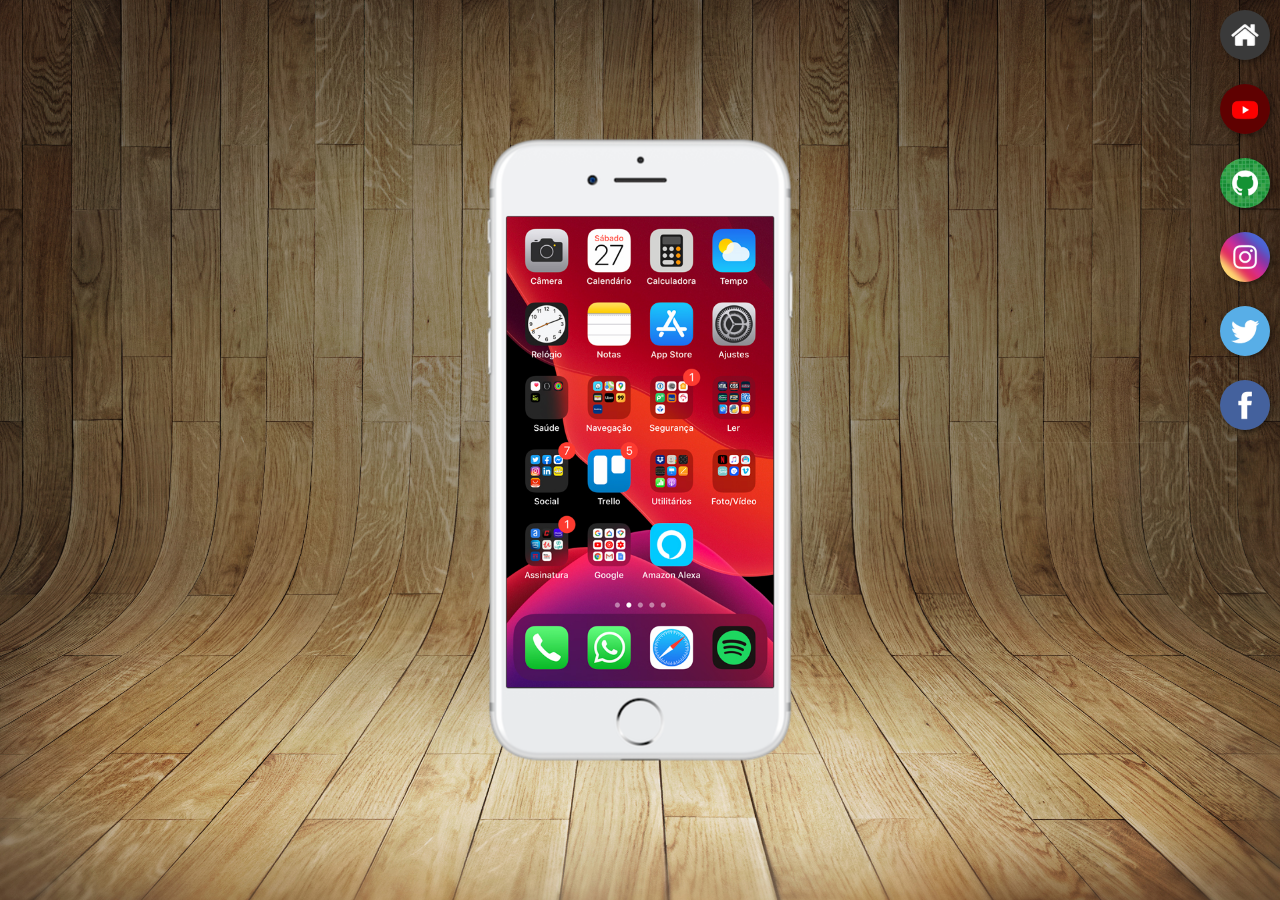
<file: index.html>
<!DOCTYPE html>
<html lang="pt-br">
<head>
    <meta charset="UTF-8">
    <meta name="viewport" content="width=device-width, initial-scale=1.0">
    <title>Projeto Redes Sociais</title>
    <link rel="shortcut icon" href="favicon.ico" type="image/x-icon">
    <link rel="stylesheet" href="estilos/style.css">
</head>
<body>
    <main>
        <section id="telefone">
            <iframe src="home.html" frameborder="0" name="tela" id="tela">
                Seu navegador não é compatível com isso.
            </iframe>
        </section>
        <section id="redes-sociais">
            <a href="home.html" target="tela"><img src="imagens/logo-home.jpg" alt="home"></a><br>
            <a href="youtube.html" target="tela"><img src="imagens/logo-youtube.jpg" alt="YouTube"></a><br>
            <a href="github.html" target="tela"><img src="imagens/logo-github.jpg" alt="GitHub"></a><br>
            <a href="instagram.html" target="tela"><img src="imagens/logo-instagram.jpg" alt="Instagram"></a><br>
            <a href="twitter.html" target="tela"><img src="imagens/logo-twitter.jpg" alt="Twitter"></a><br>
            <a href="facebook.html" target="tela"><img src="imagens/logo-facebook.jpg" alt="Facebook"></a><br>
        </section>
    </main>
</body>
</html>
</file>
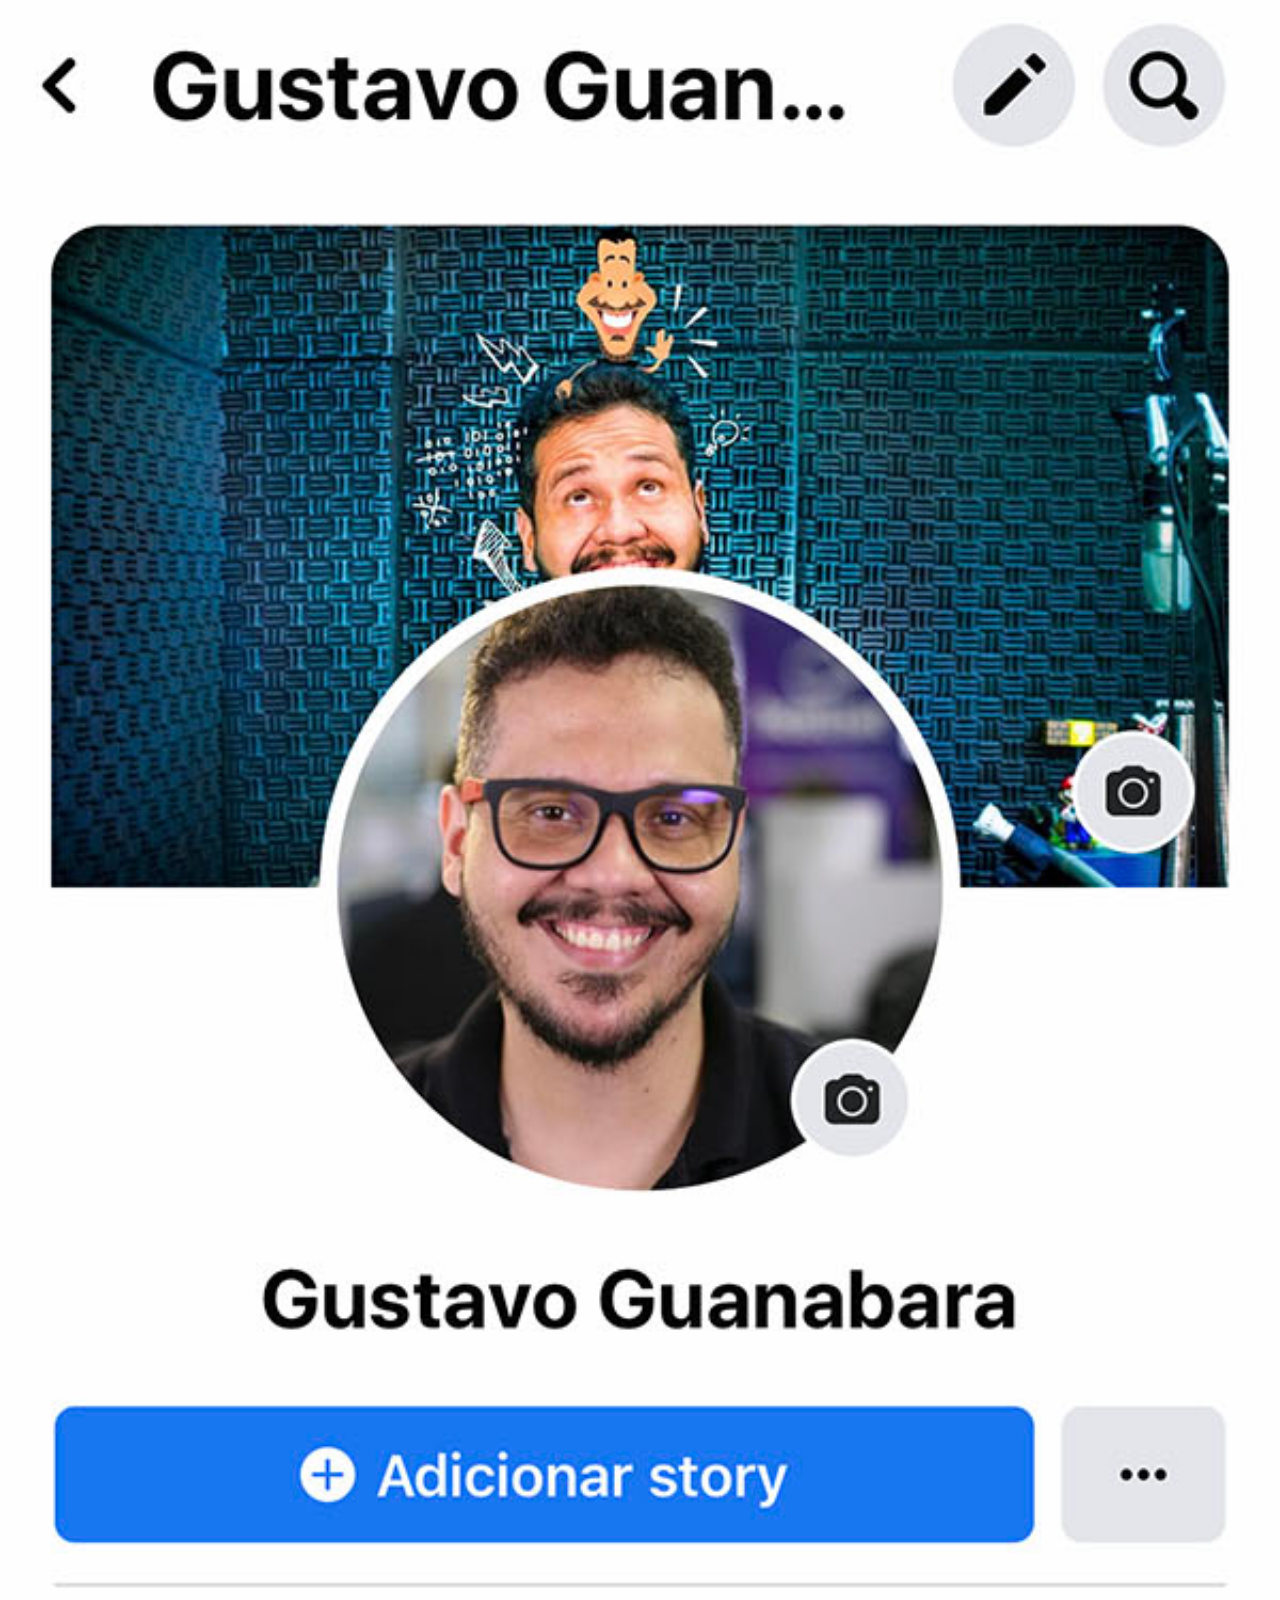
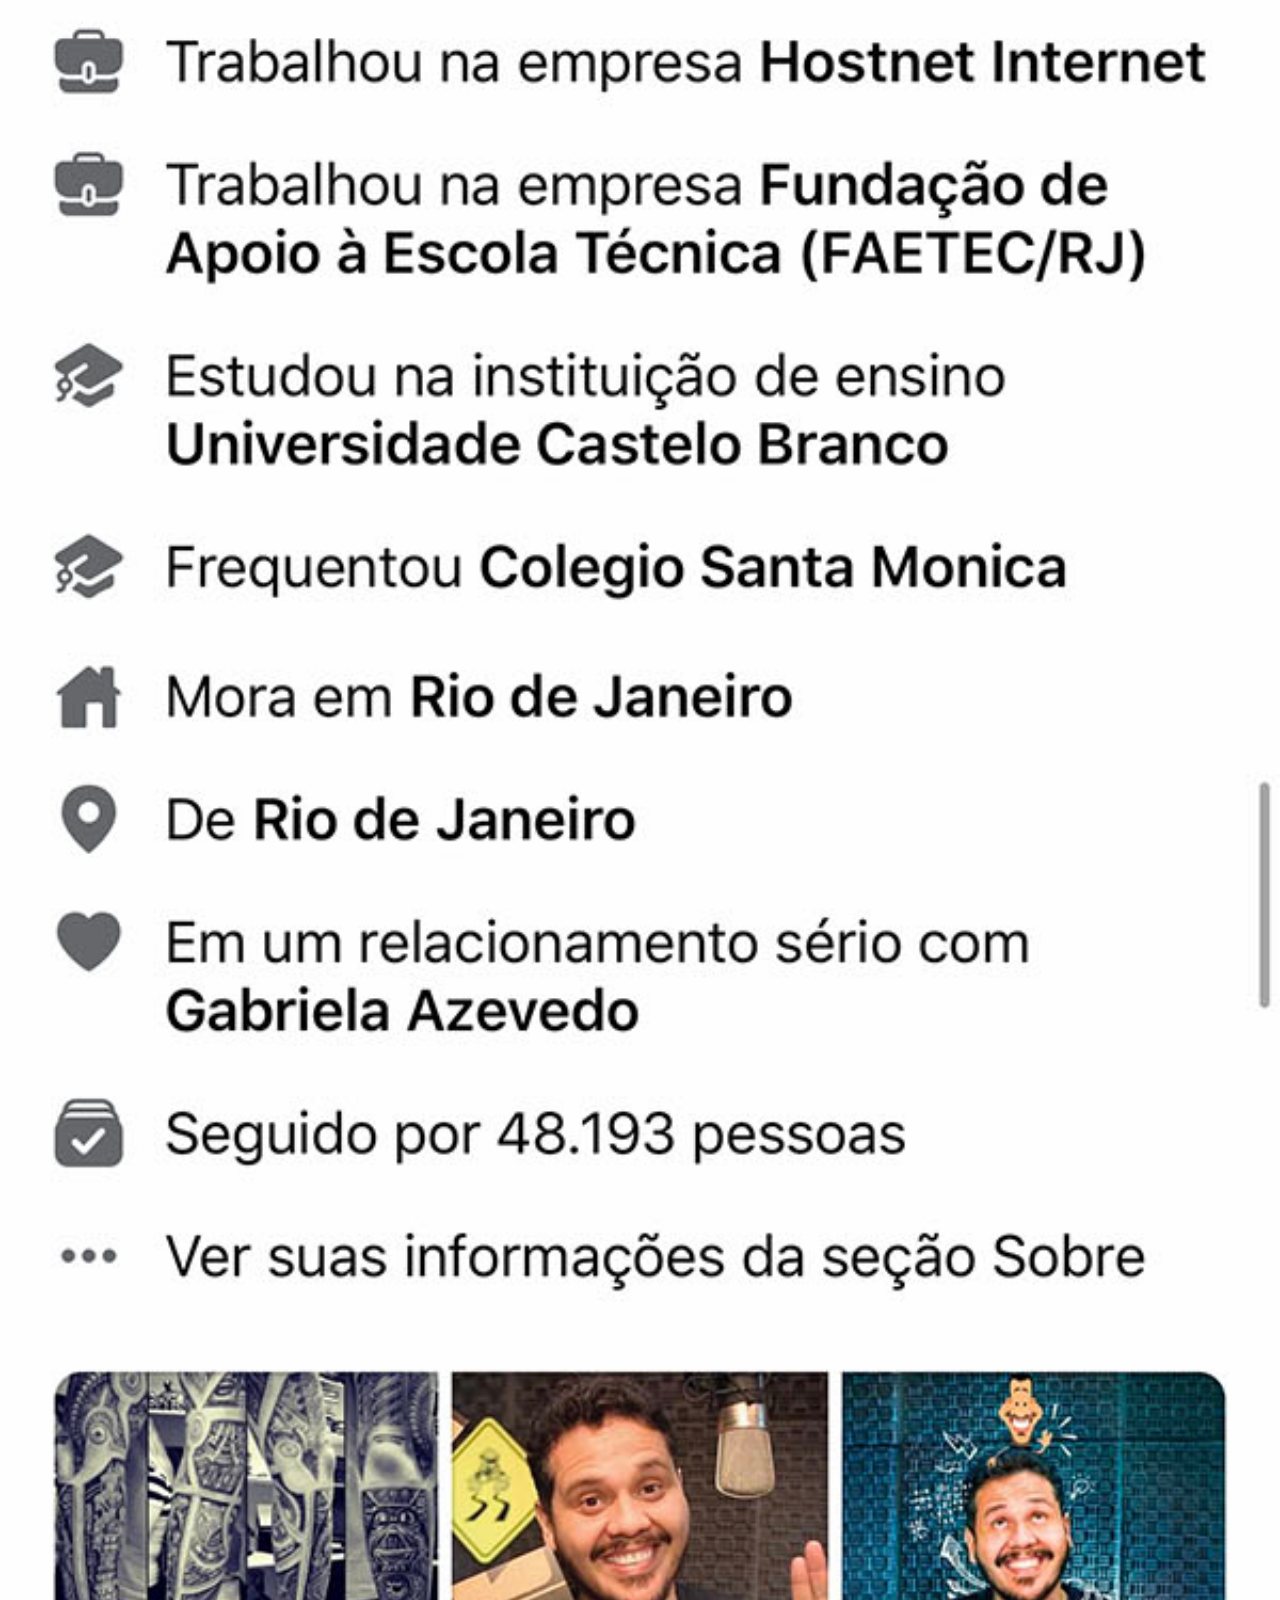
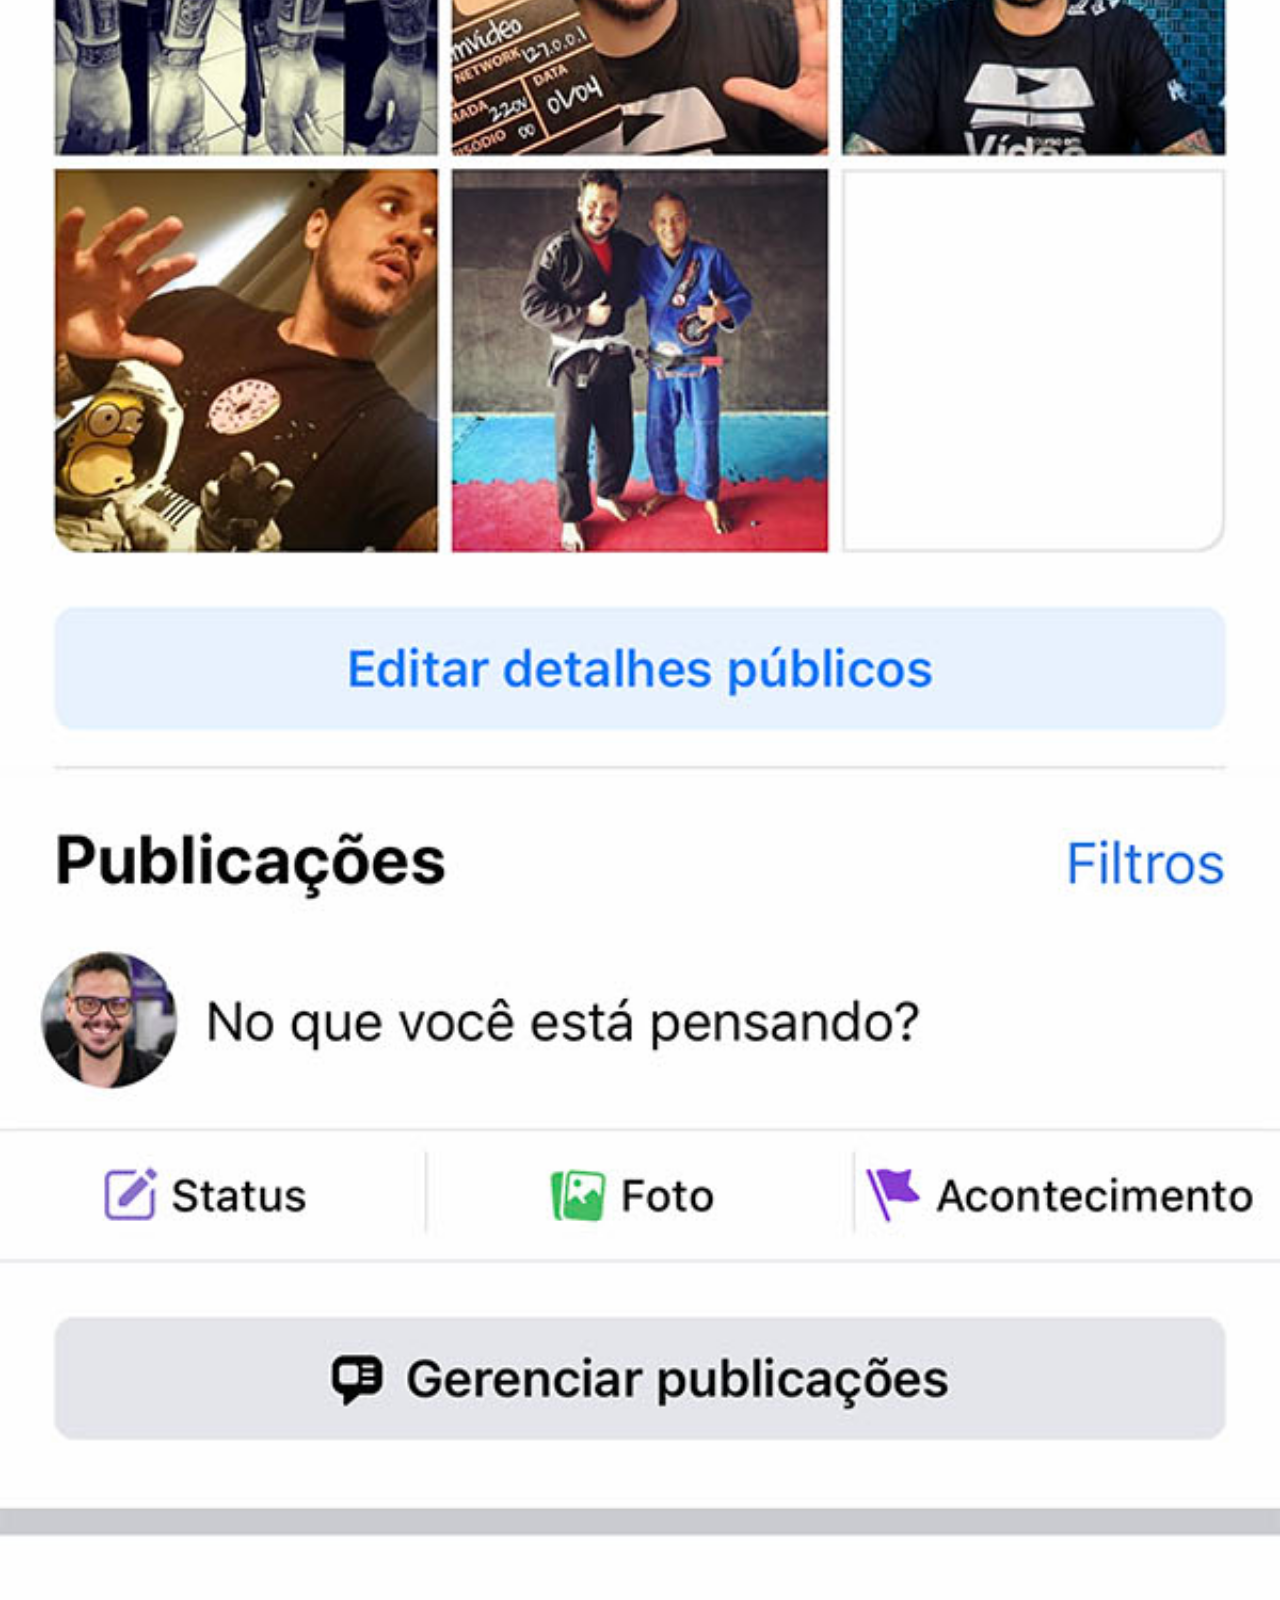
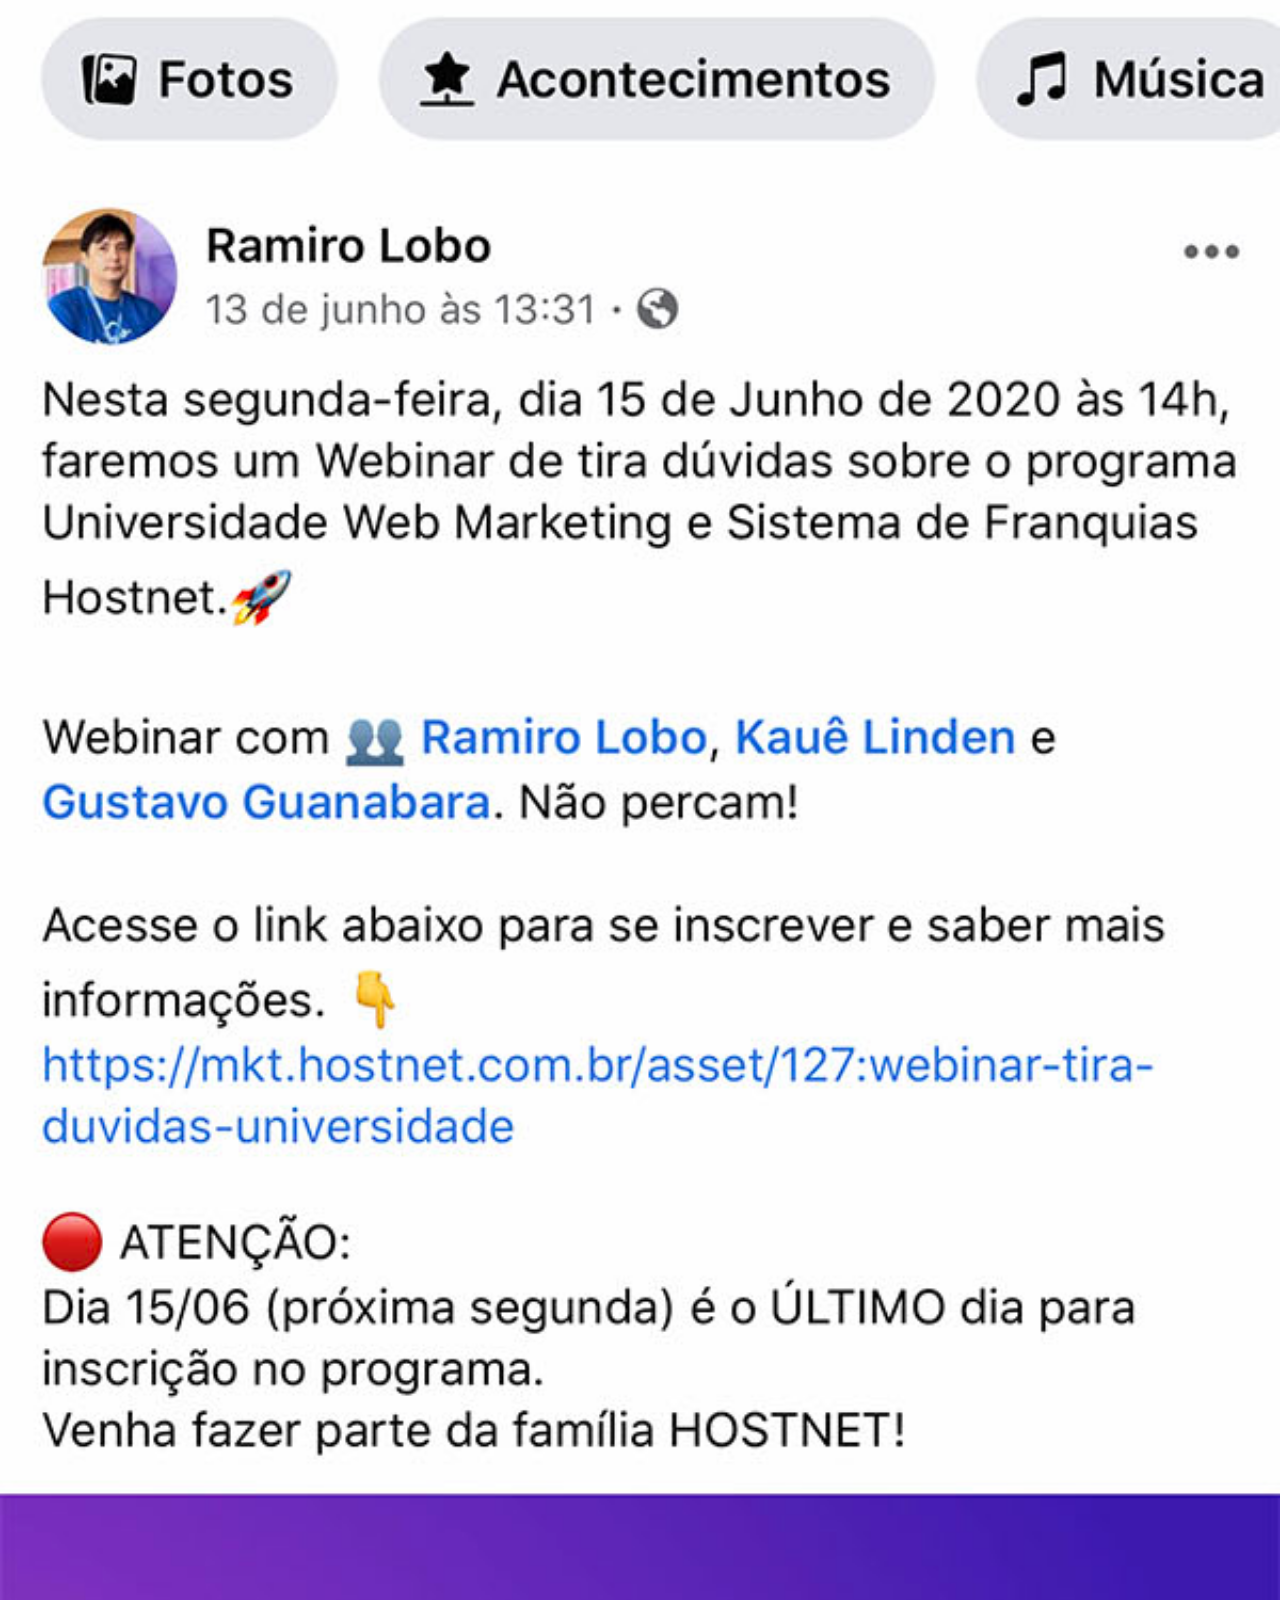
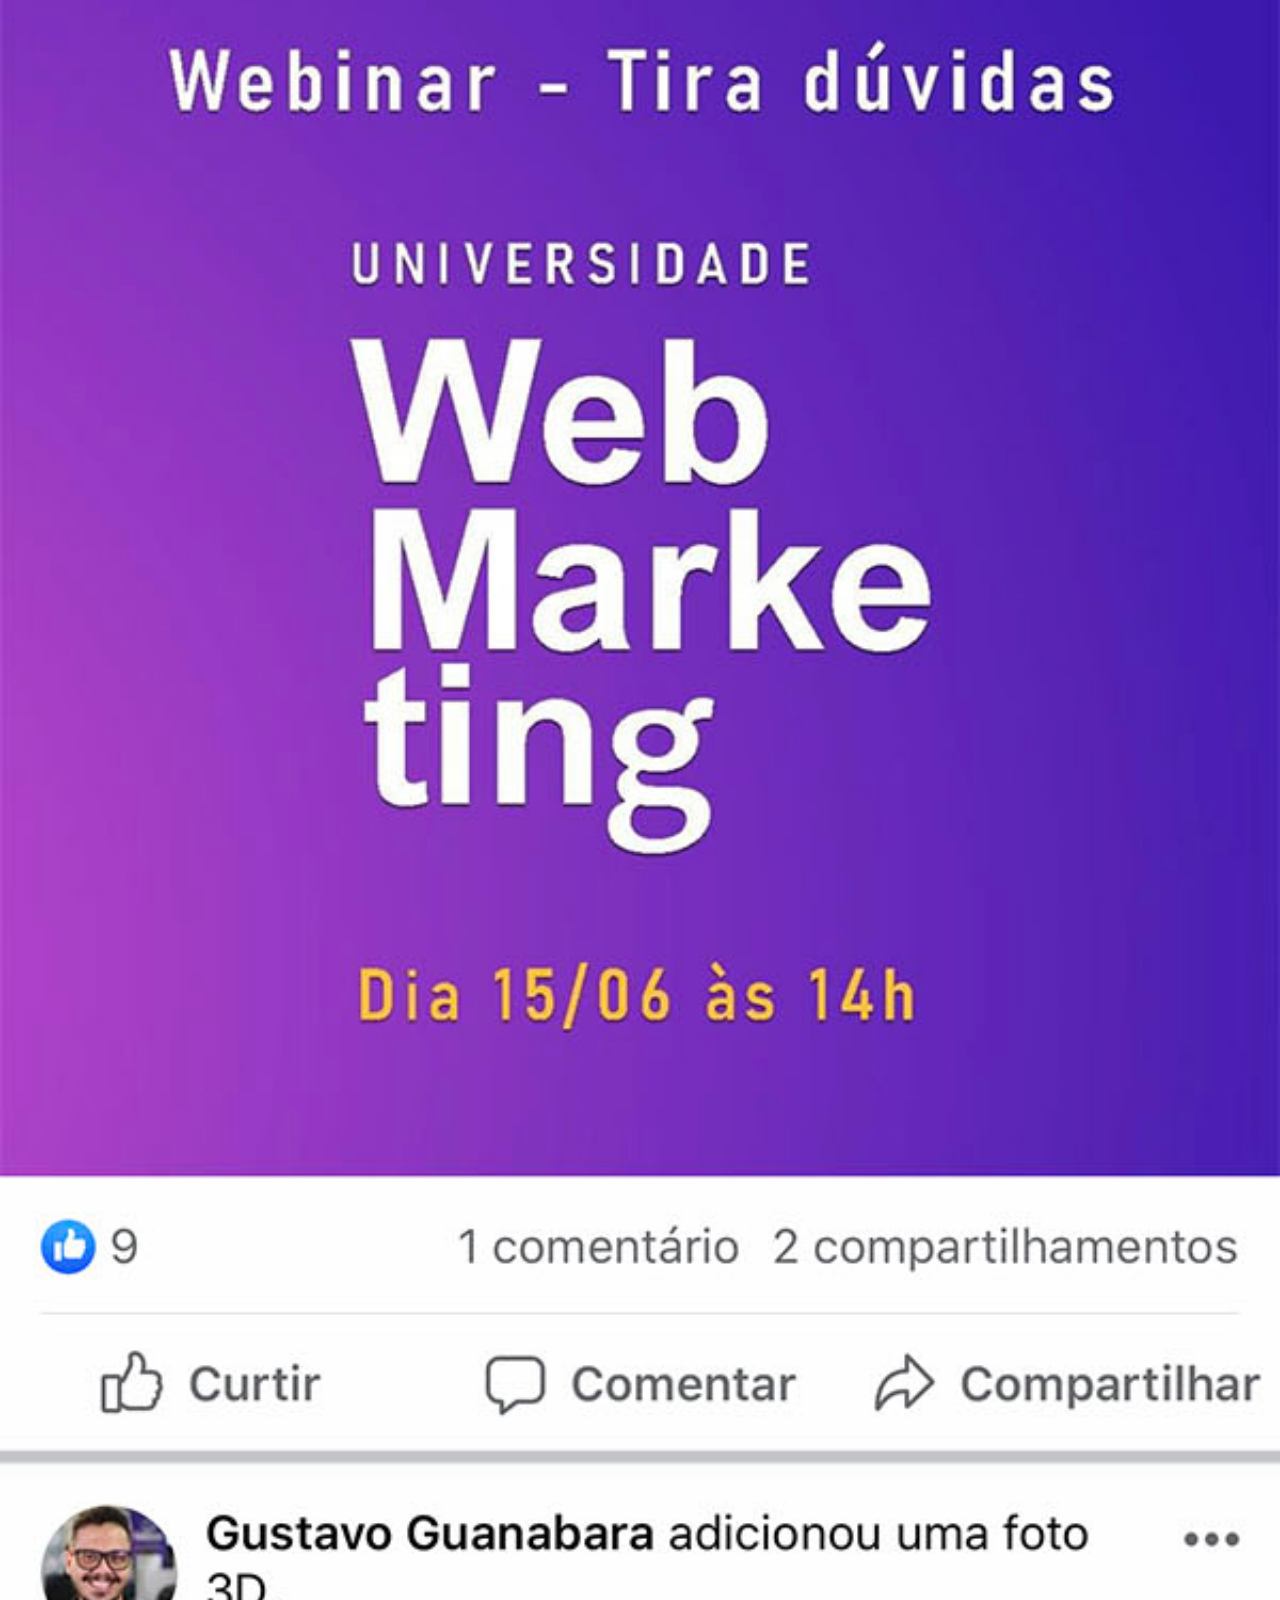
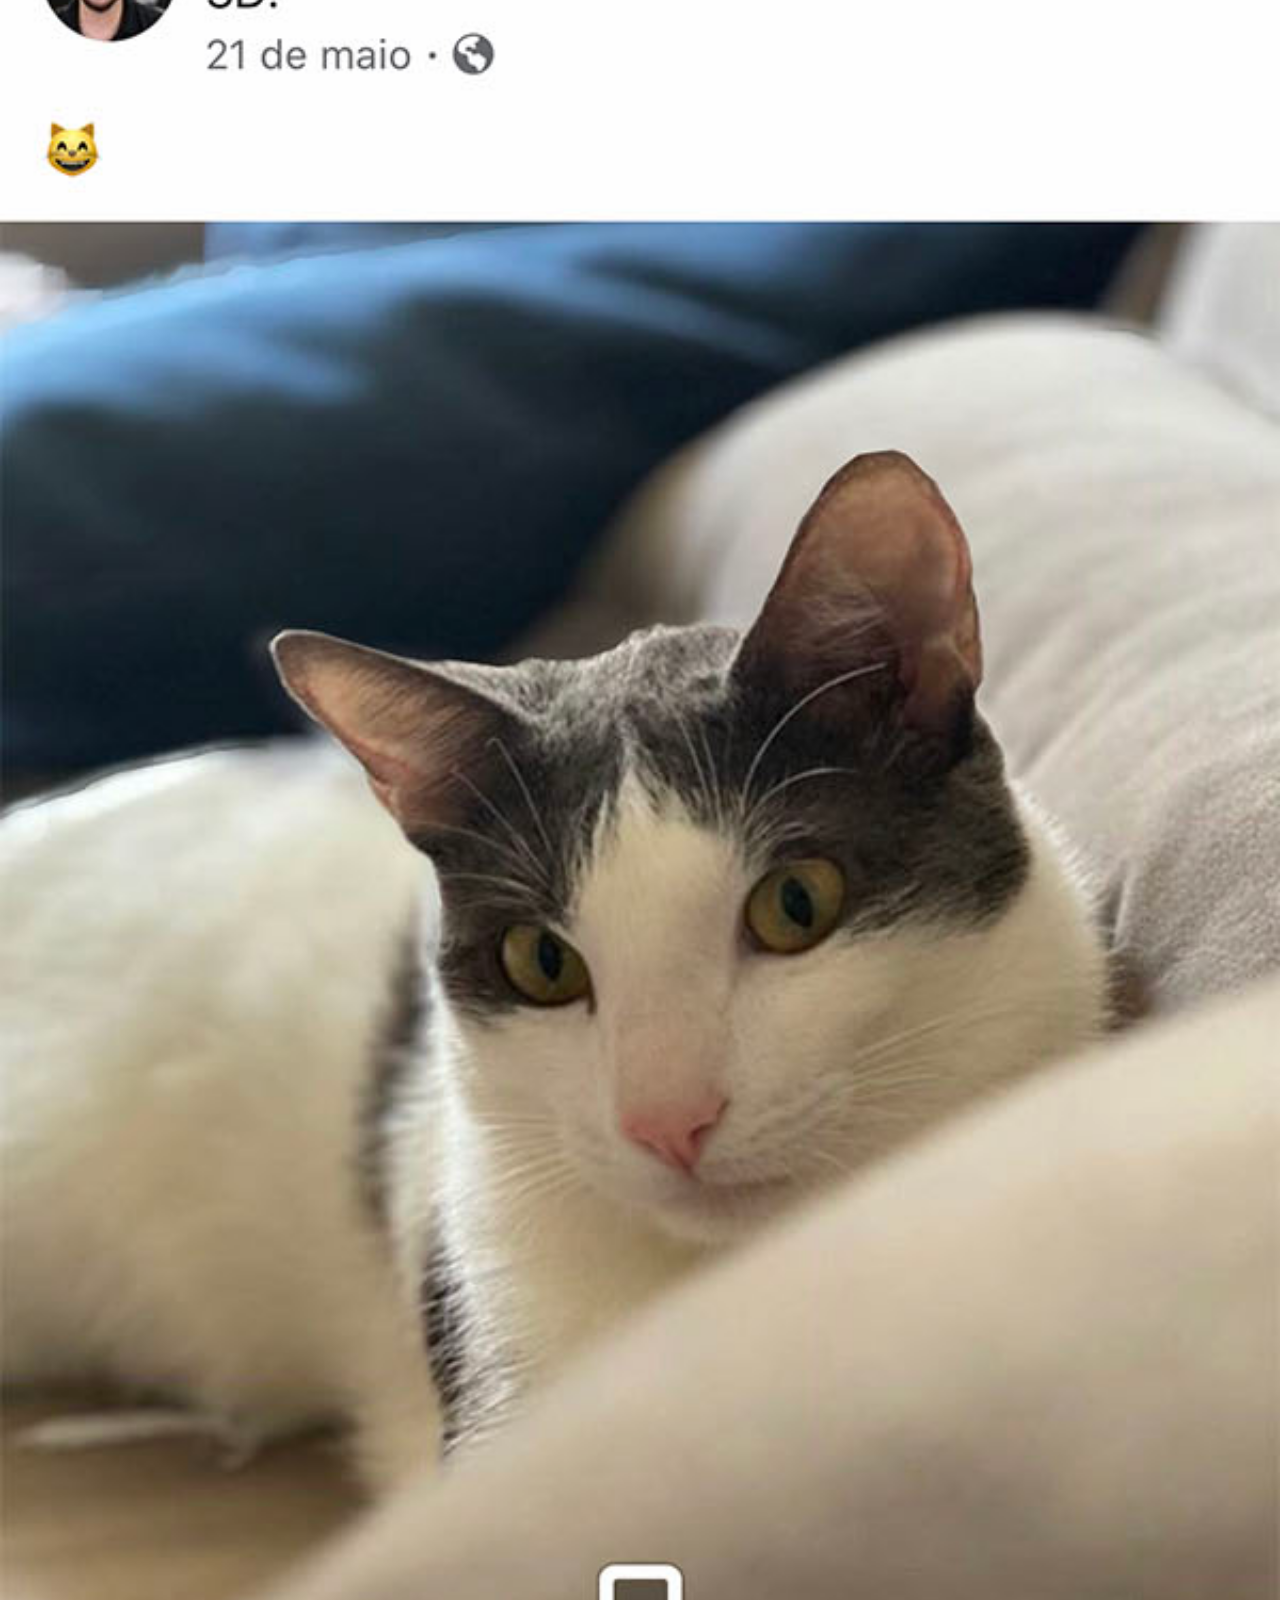
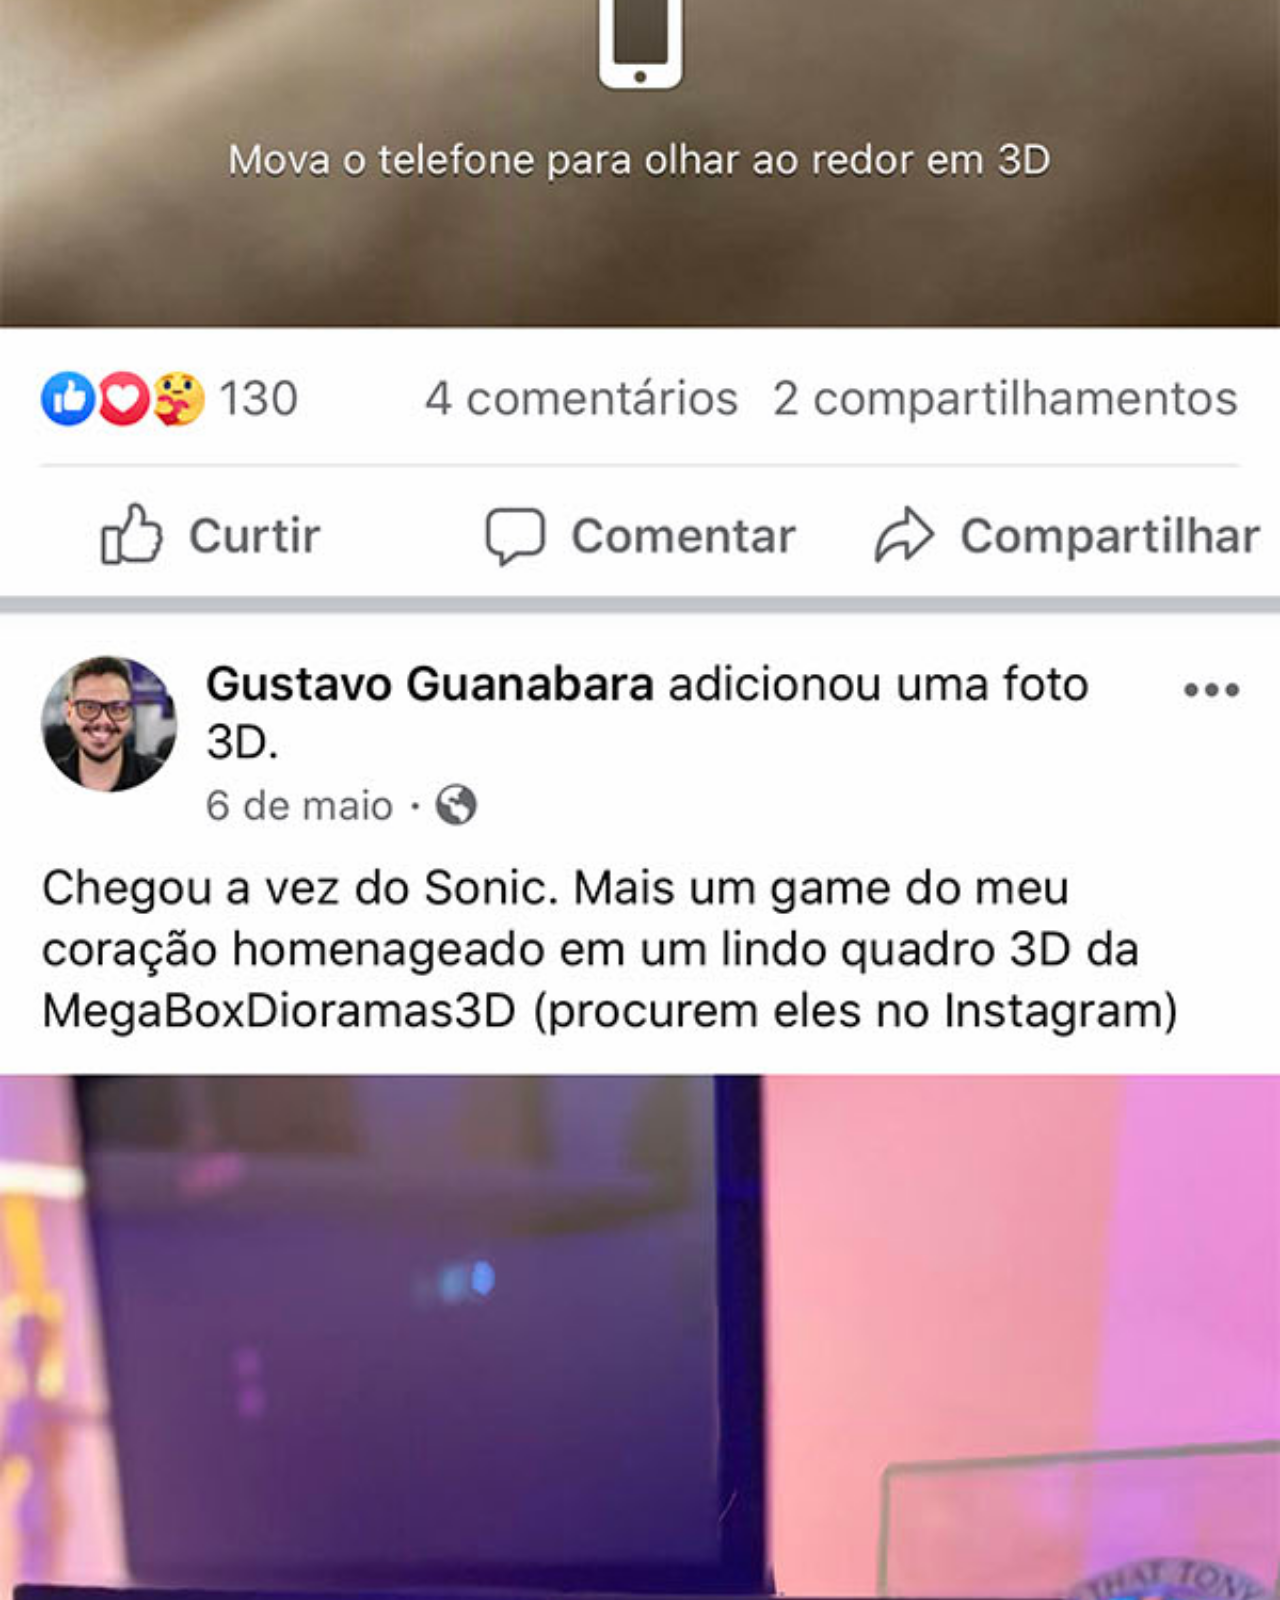
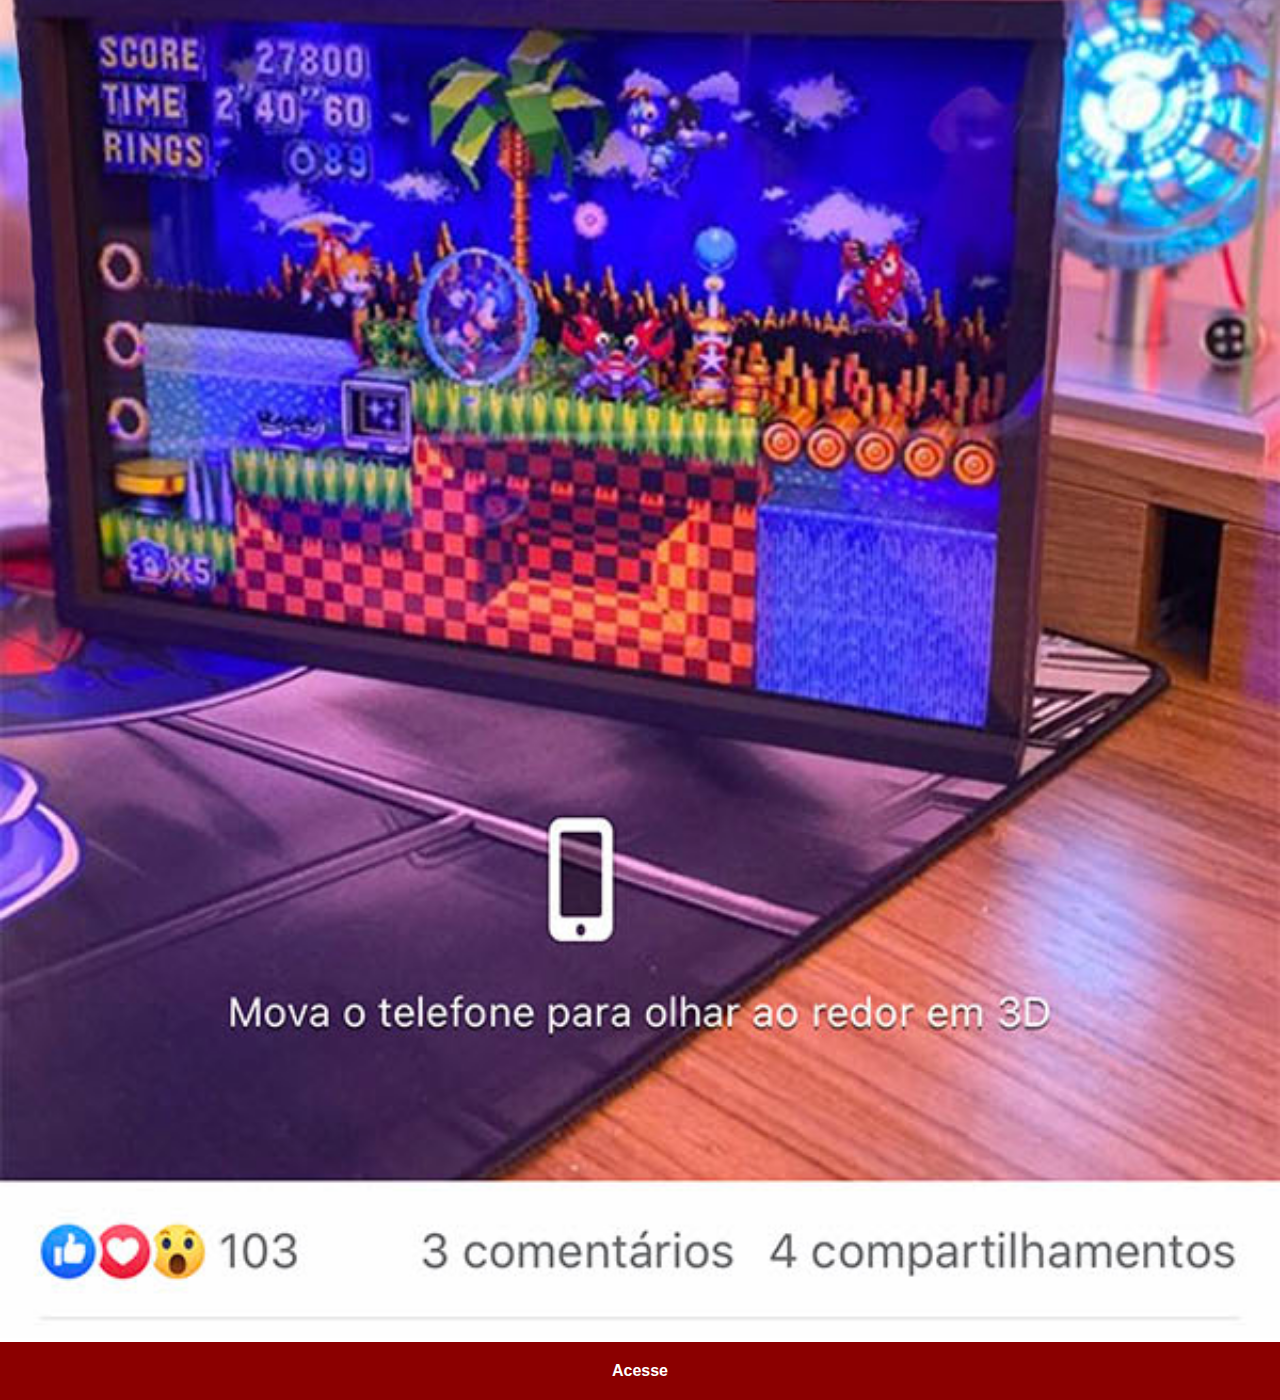
<file: facebook.html>
<!DOCTYPE html>
<html lang="pt-br">
<head>
    <meta charset="UTF-8">
    <meta name="viewport" content="width=device-width, initial-scale=1.0">
    <title>Facebook</title>
    <link rel="stylesheet" href="estilos/social.css">
</head>
<body>
    <img src="imagens/tela-facebook.jpg" alt="Facebook">
    <a href="https://www.facebook.com/joaovitor.baptistadasilva.37/" target="_blank">Acesse</a>
</body>
</html>
</file>
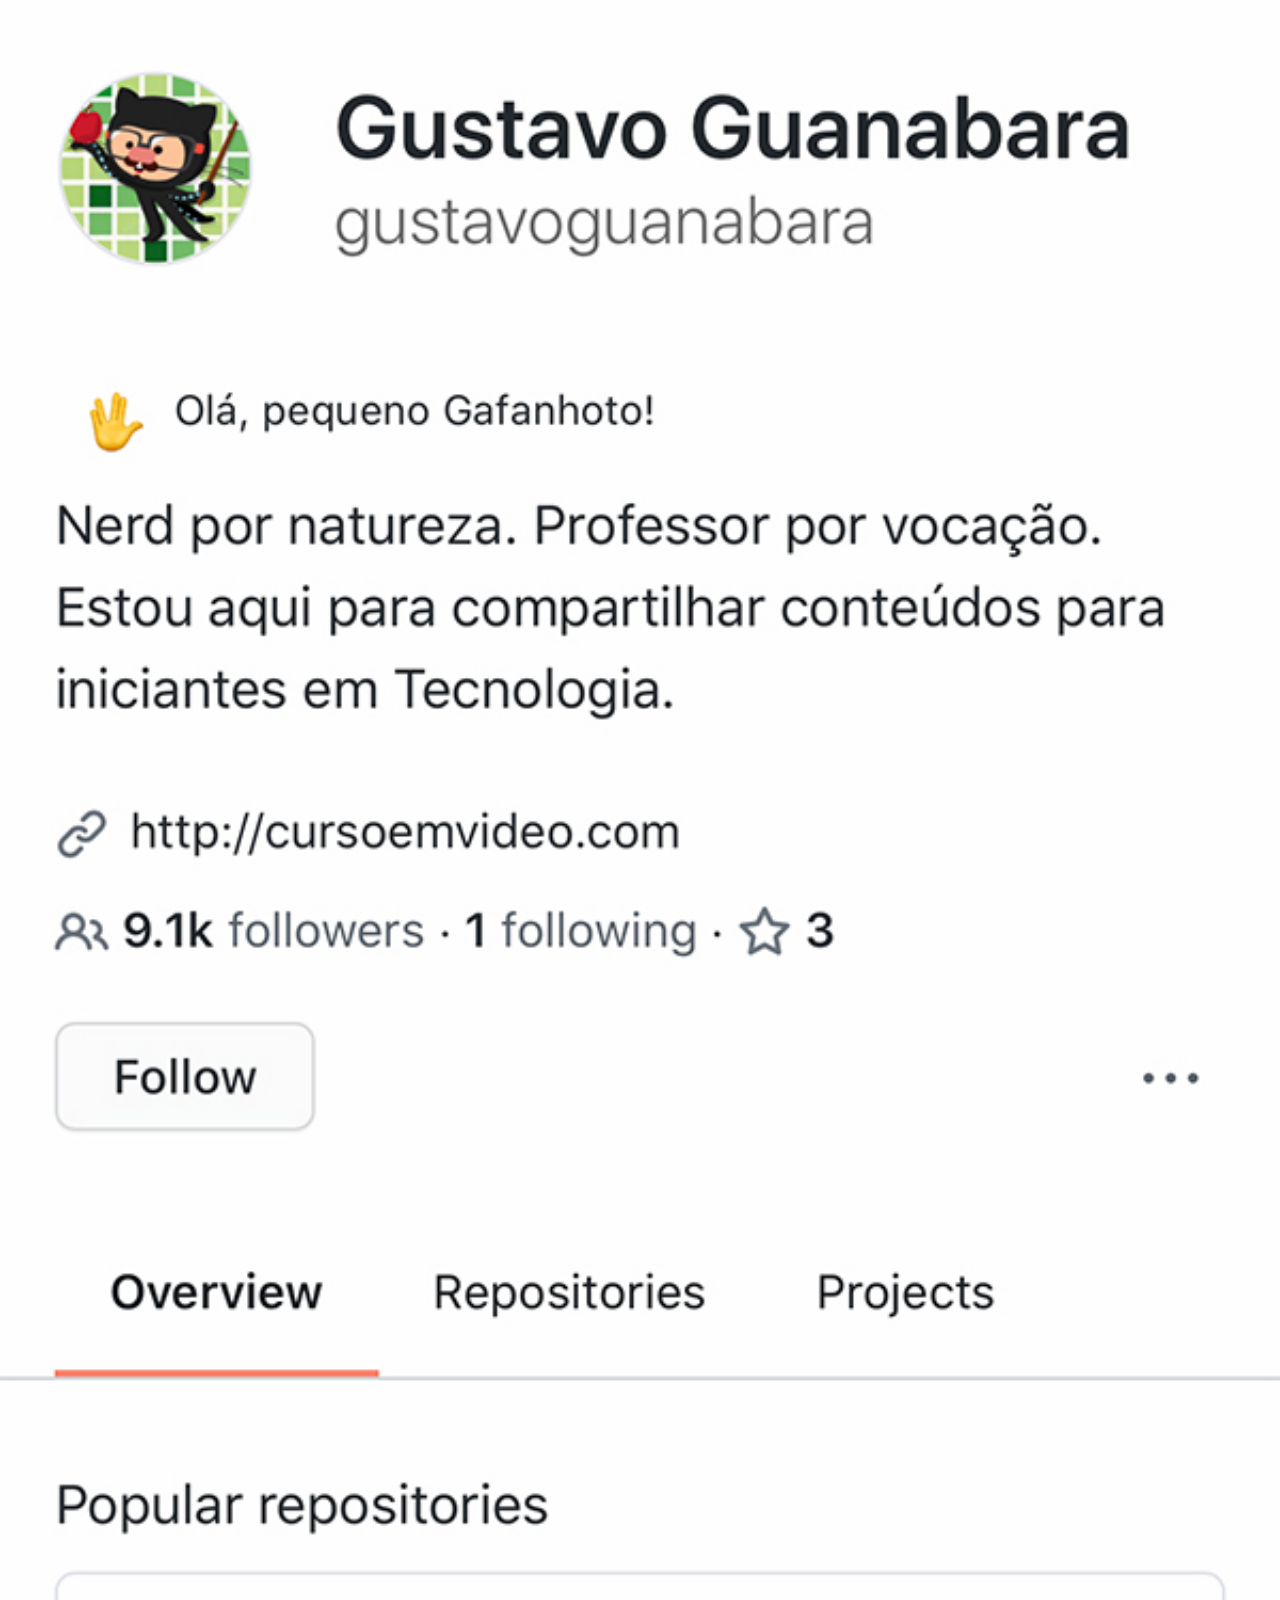
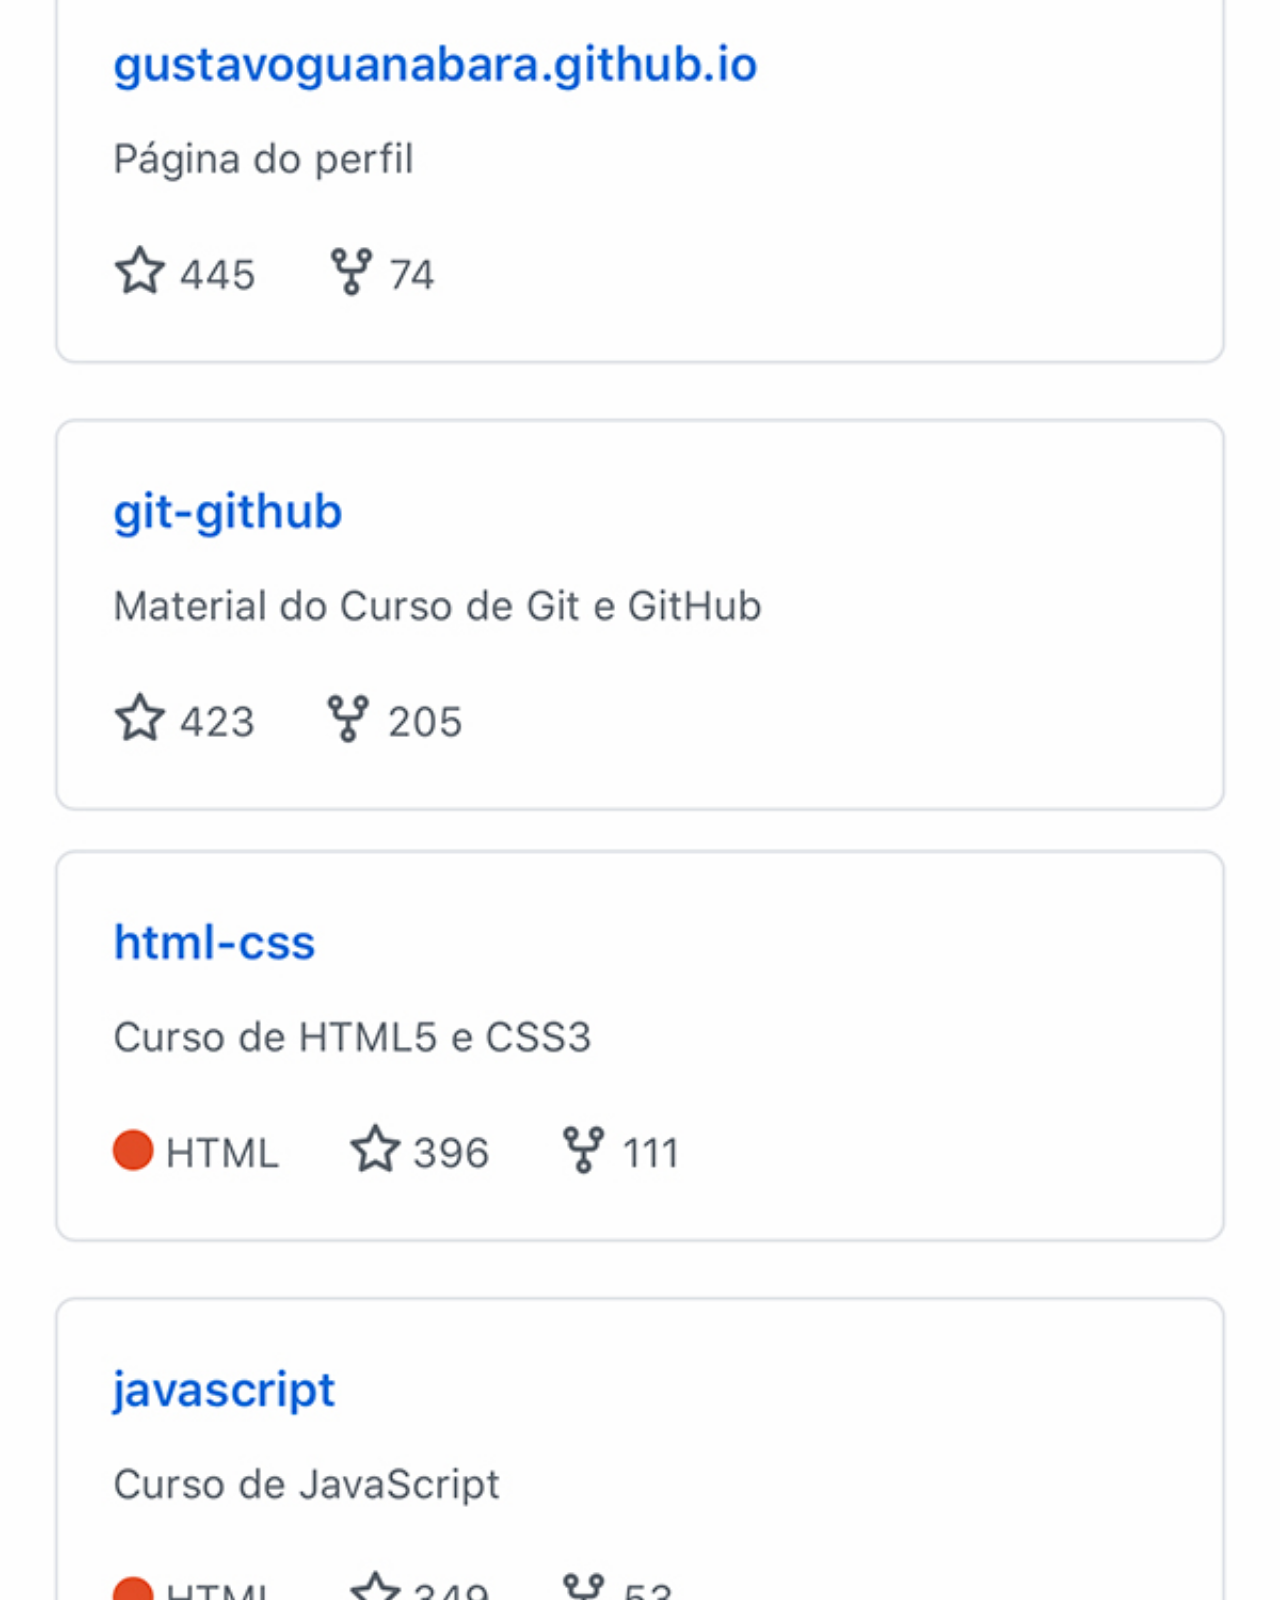
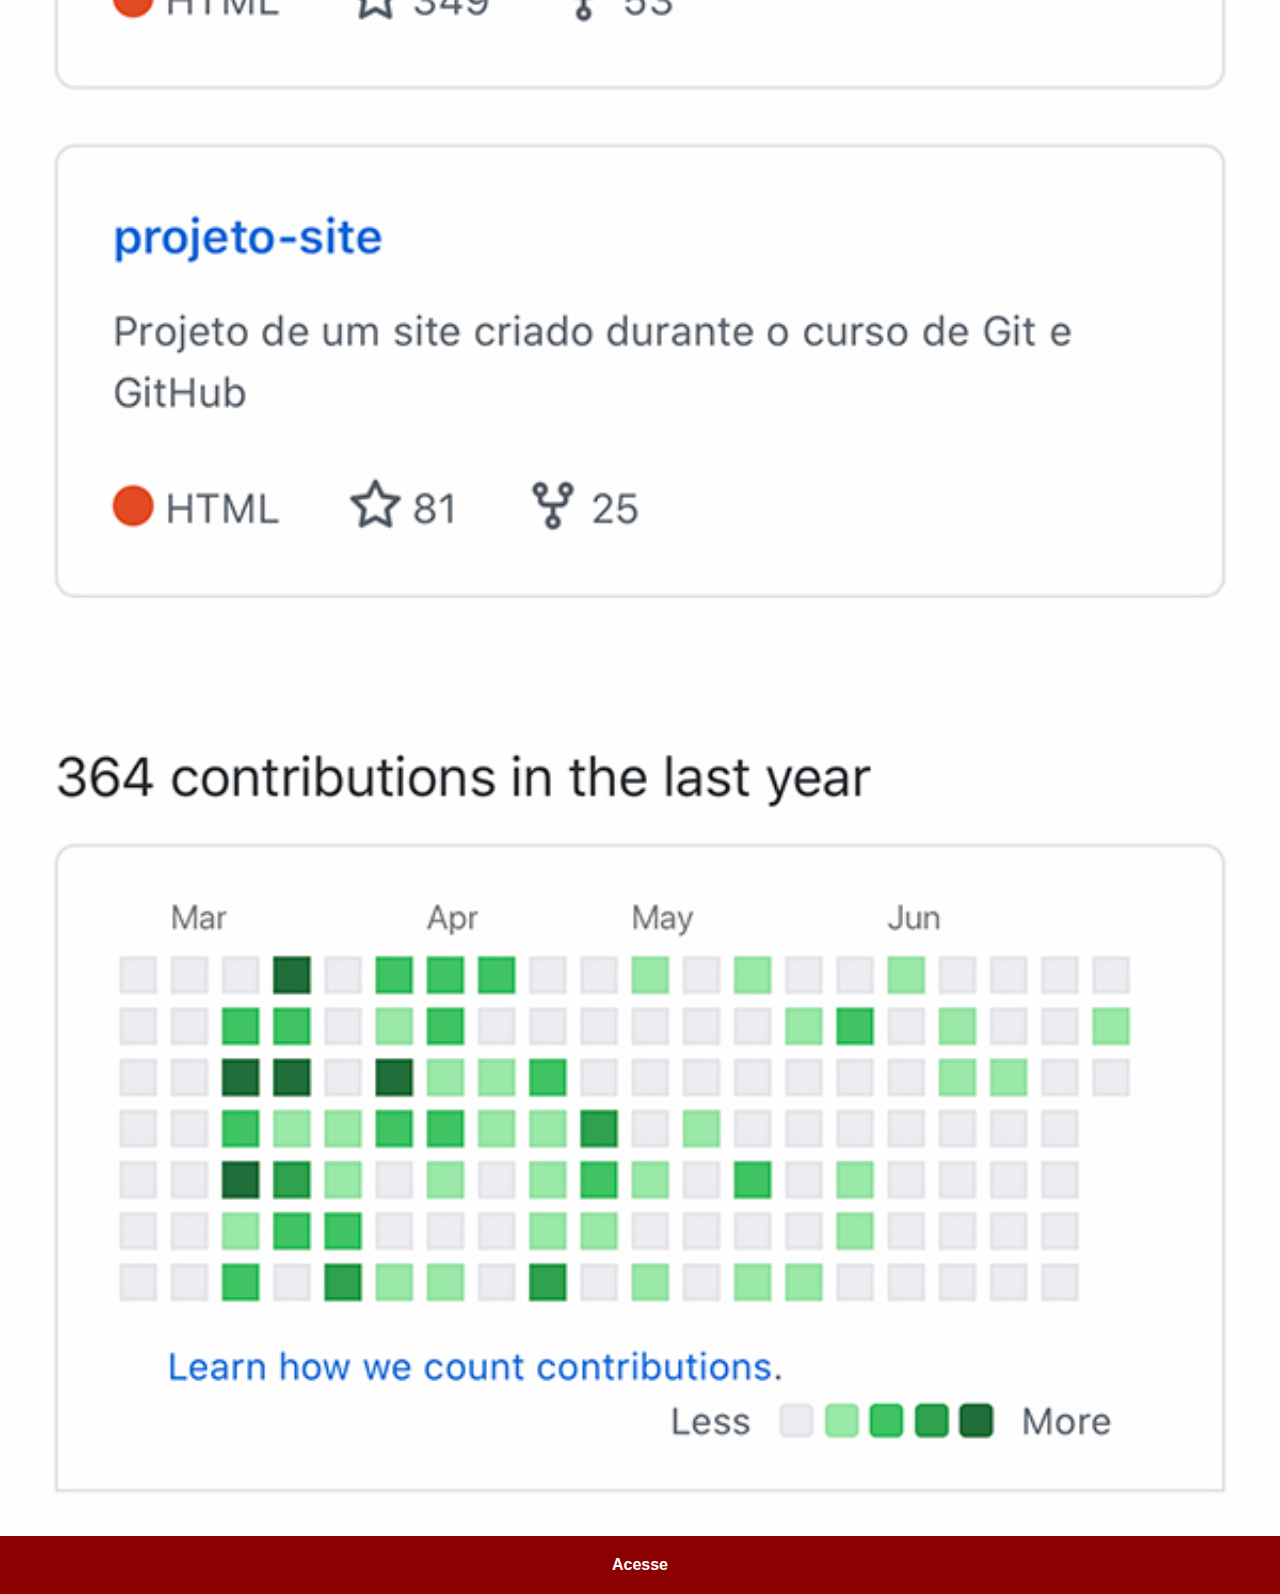
<file: github.html>
<!DOCTYPE html>
<html lang="pt-br">
<head>
    <meta charset="UTF-8">
    <meta name="viewport" content="width=device-width, initial-scale=1.0">
    <title>GitHub</title>
    <link rel="stylesheet" href="estilos/social.css">
</head>
<body>
    <img src="imagens/tela-github.jpg" alt="Github">
    <a href="https://github.com/esjao123" target="_blank">Acesse</a>
</body>
</html>
</file>
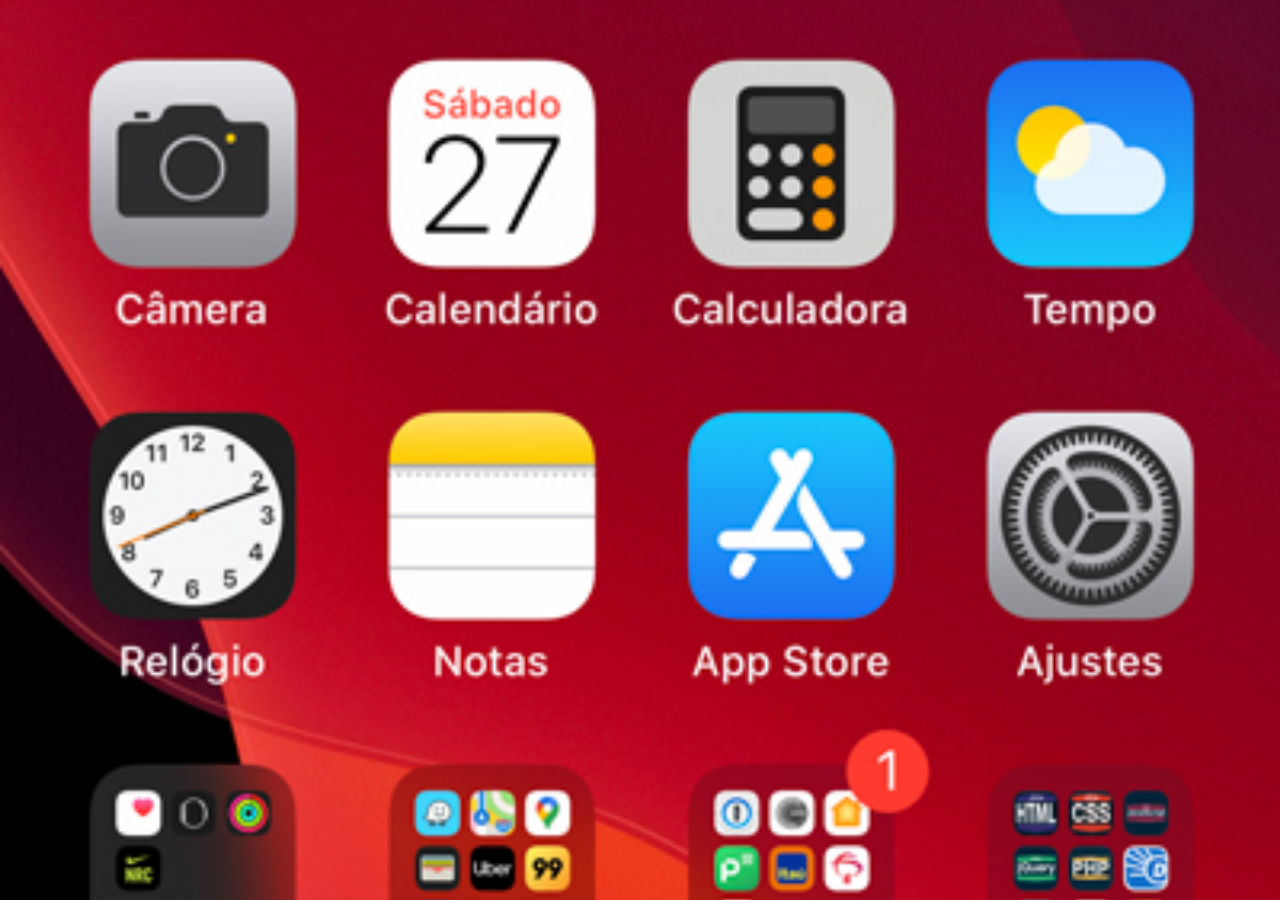
<file: home.html>
<!DOCTYPE html>
<html lang="pt-br">
<head>
    <meta charset="UTF-8">
    <meta name="viewport" content="width=device-width, initial-scale=1.0">
    <title>Home</title>
</head>
<style>
    *{
        margin: 0px;
        padding: 0px;
    }

    body{
        height: 100vh;
        width: 100vw;
        background: black url(imagens/tela-home.jpg) no-repeat top center;
        background-size: cover;
    }
</style>
<body>
    
</body>
</html>
</file>
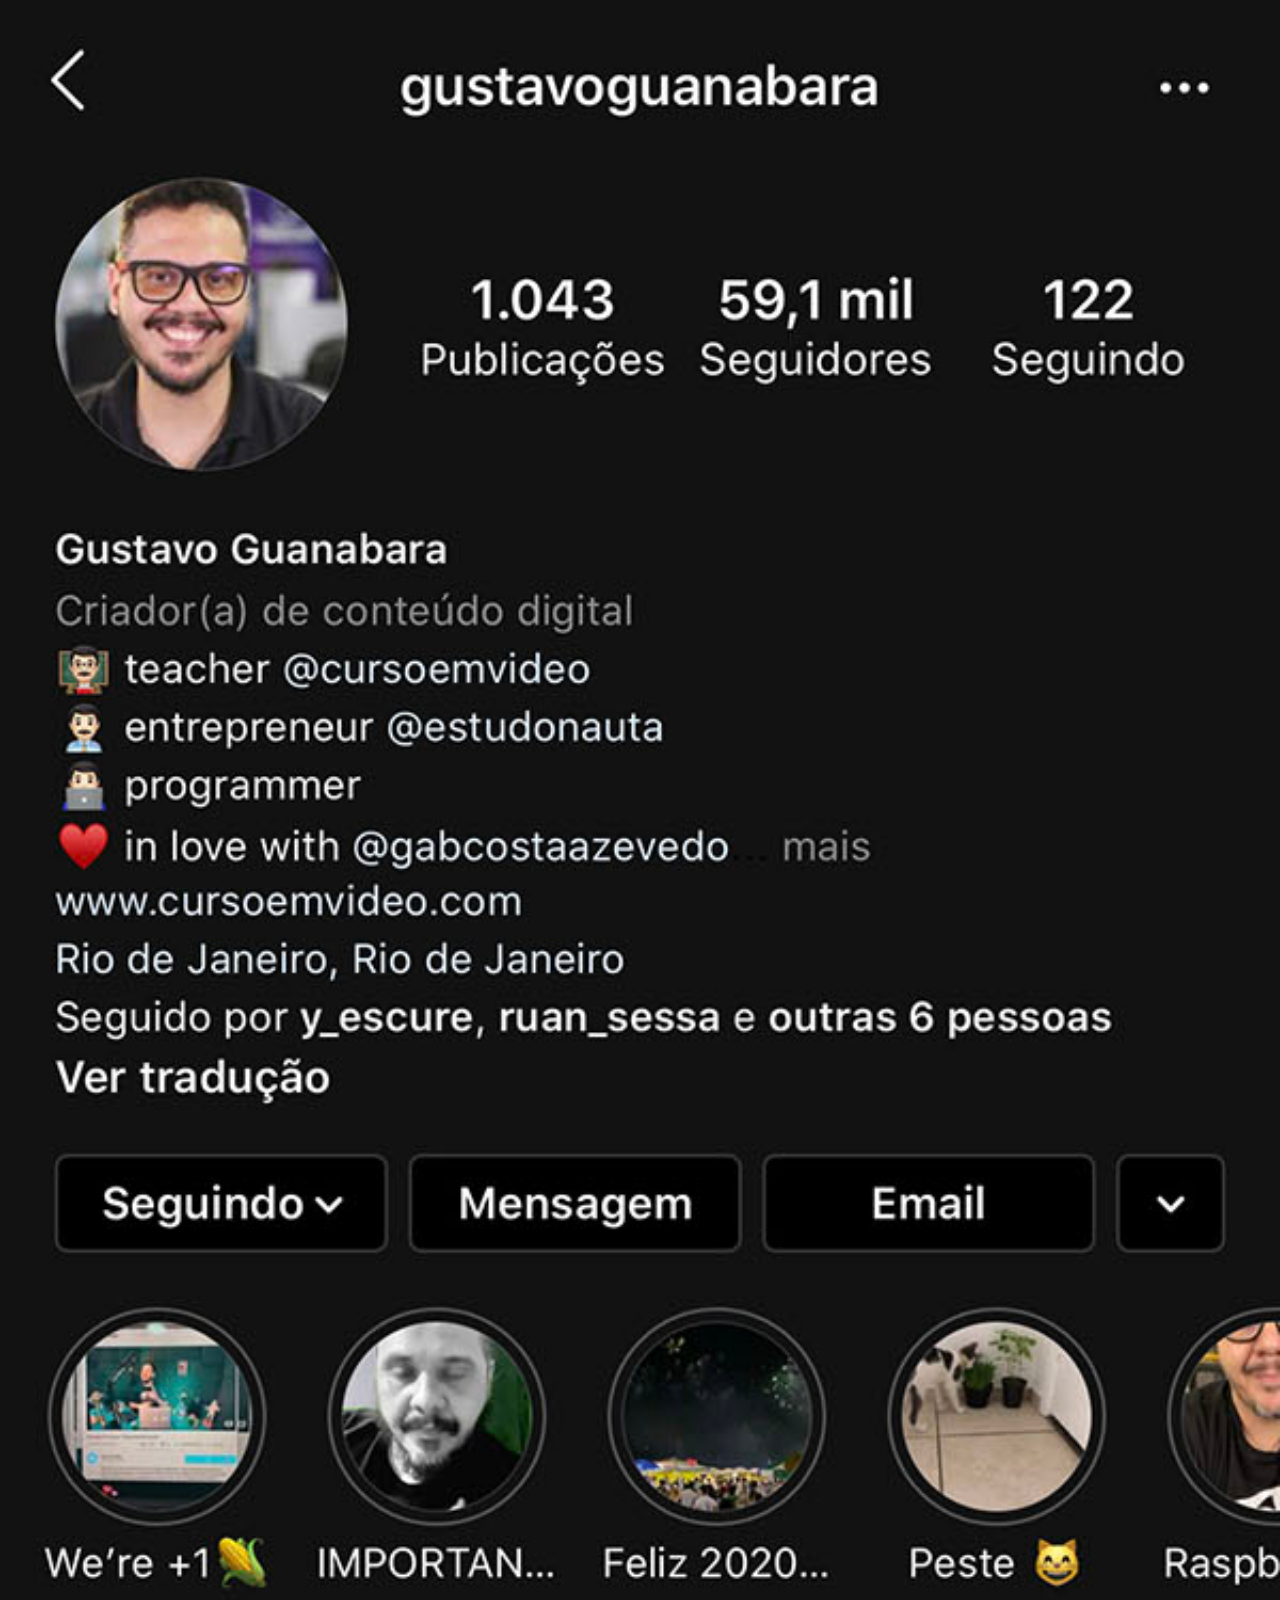
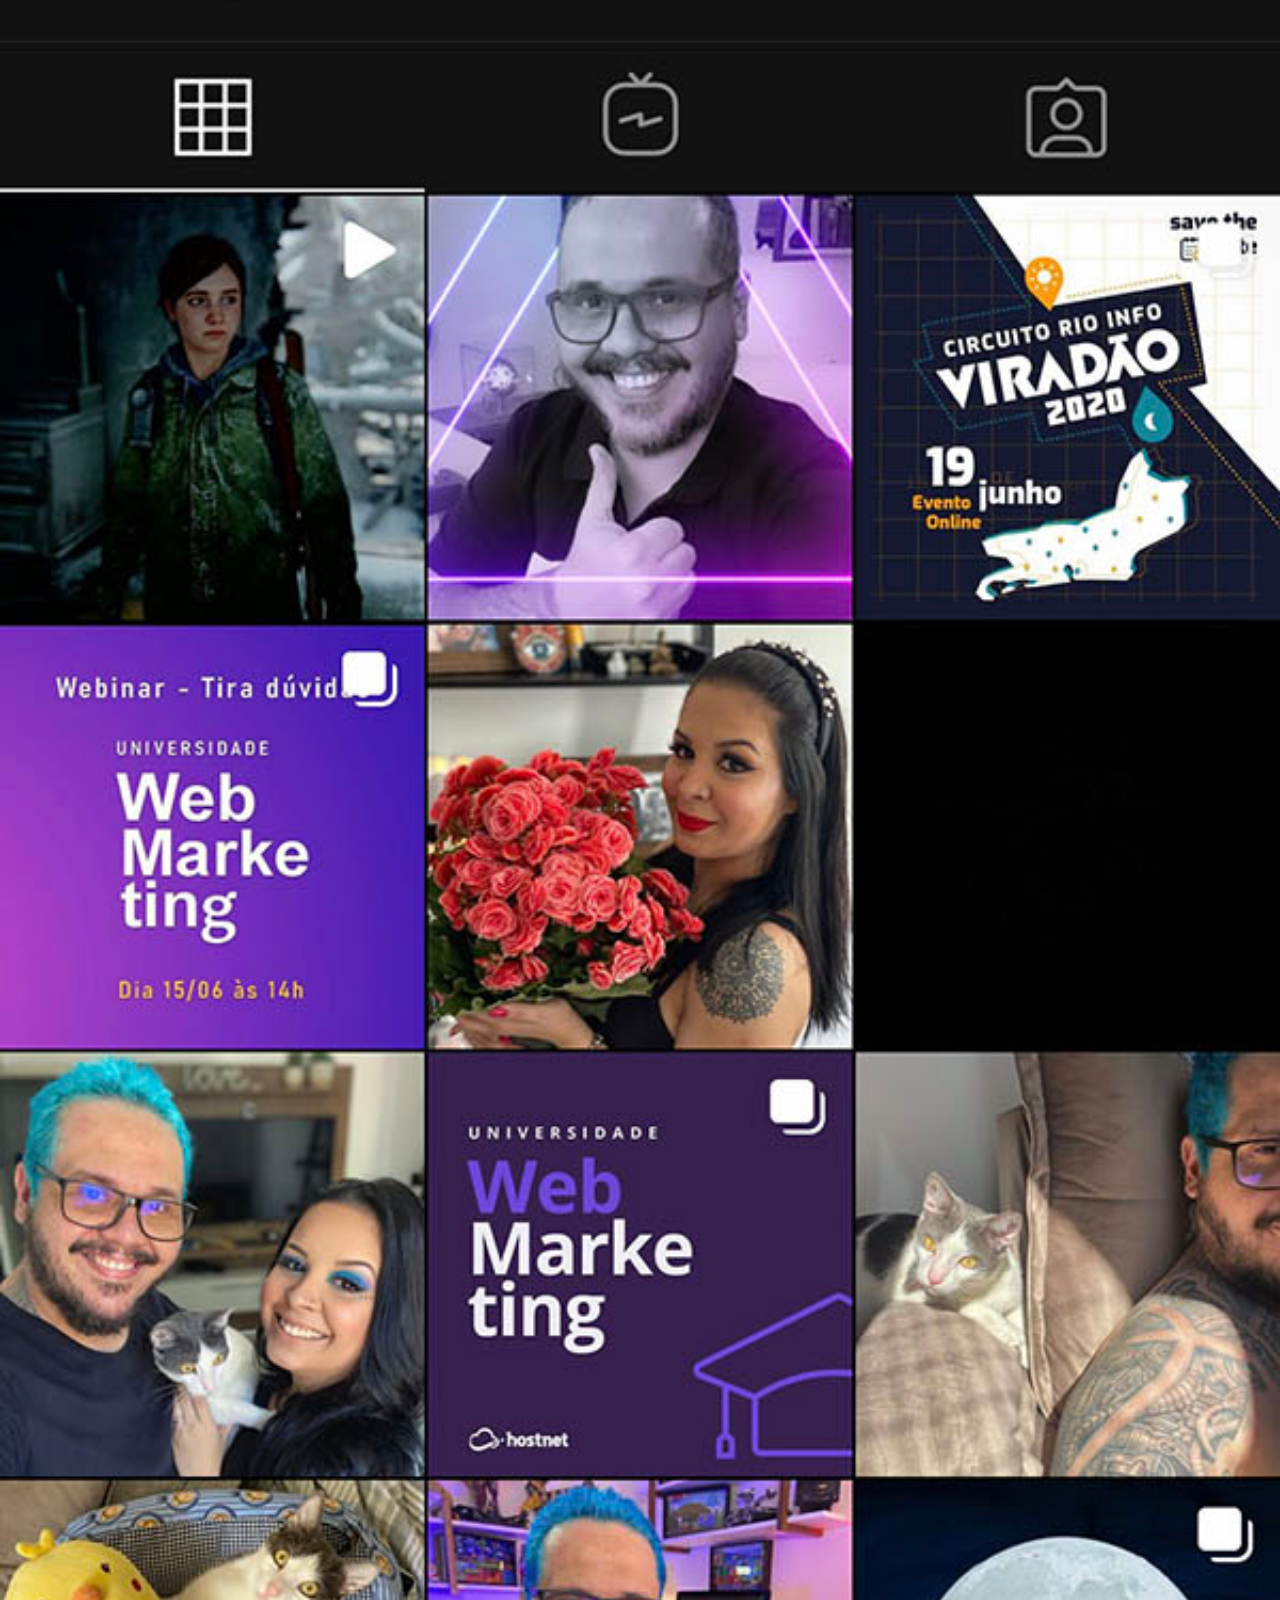
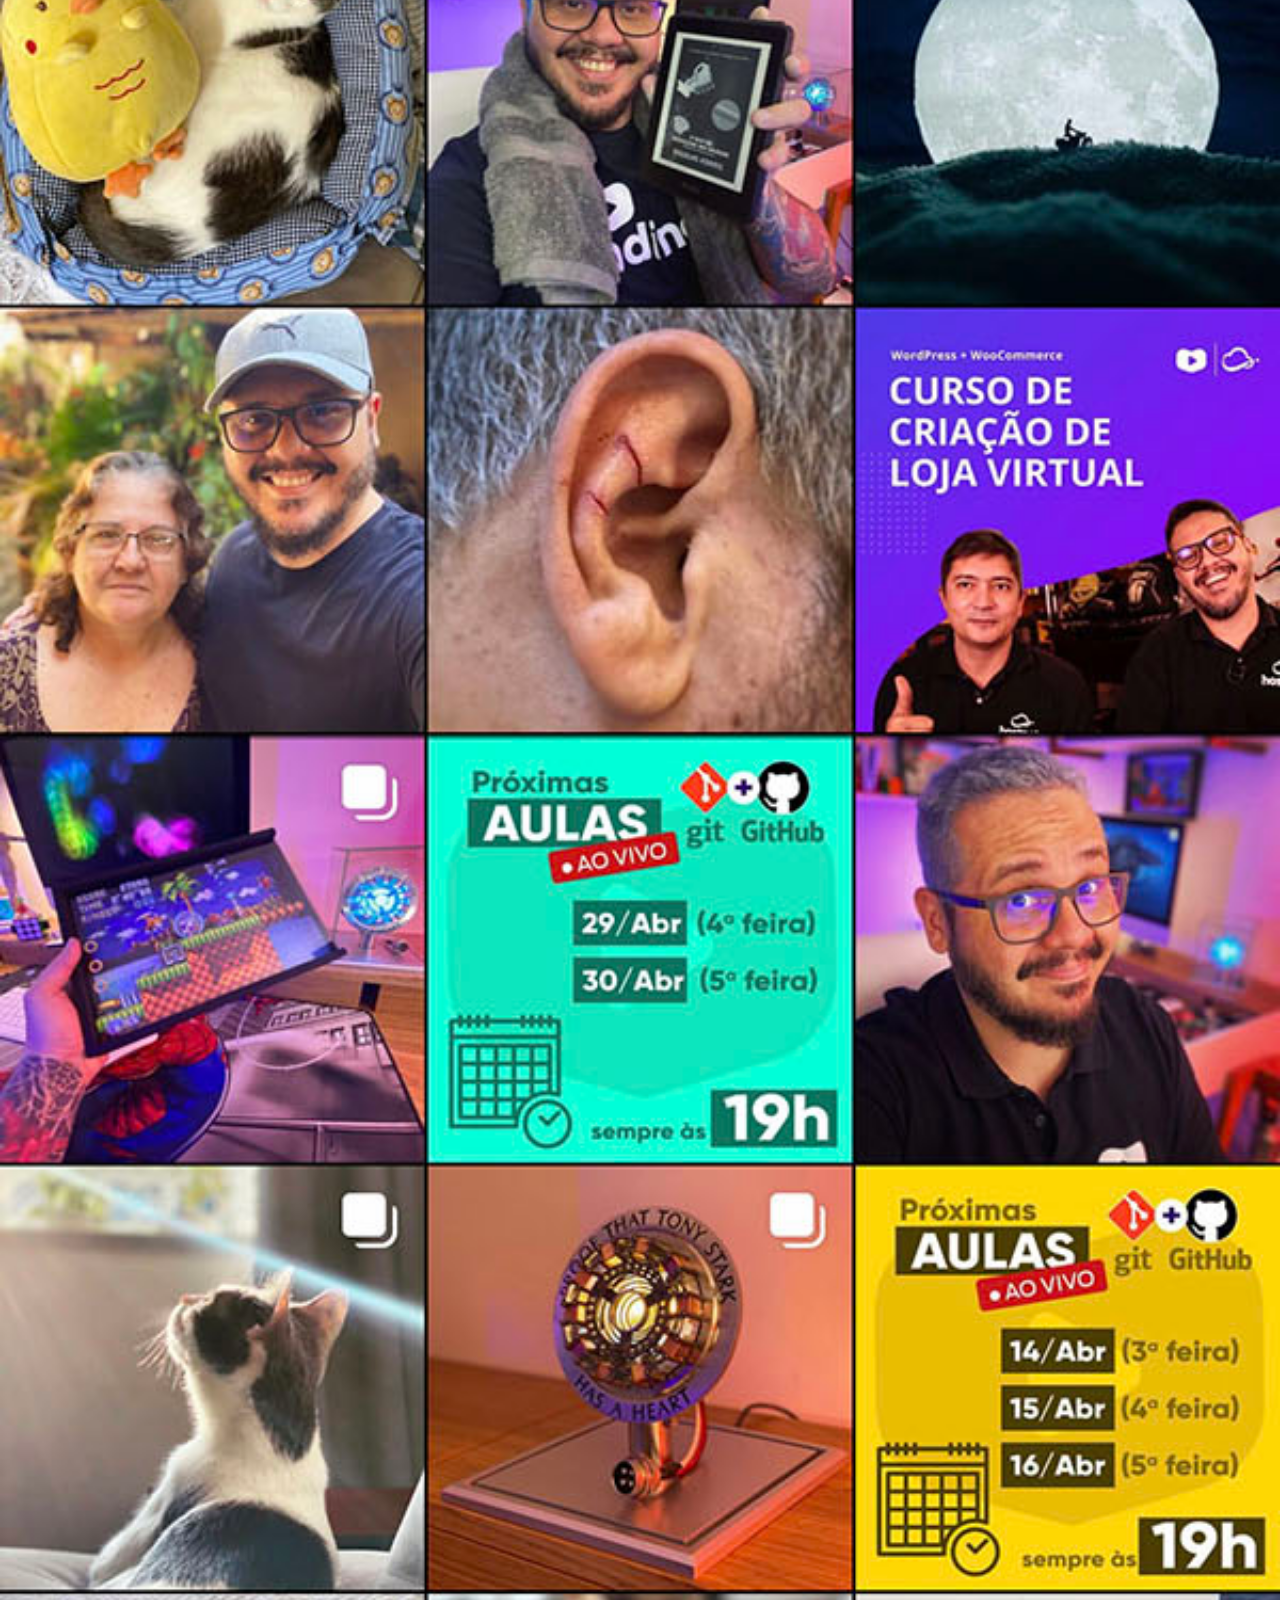
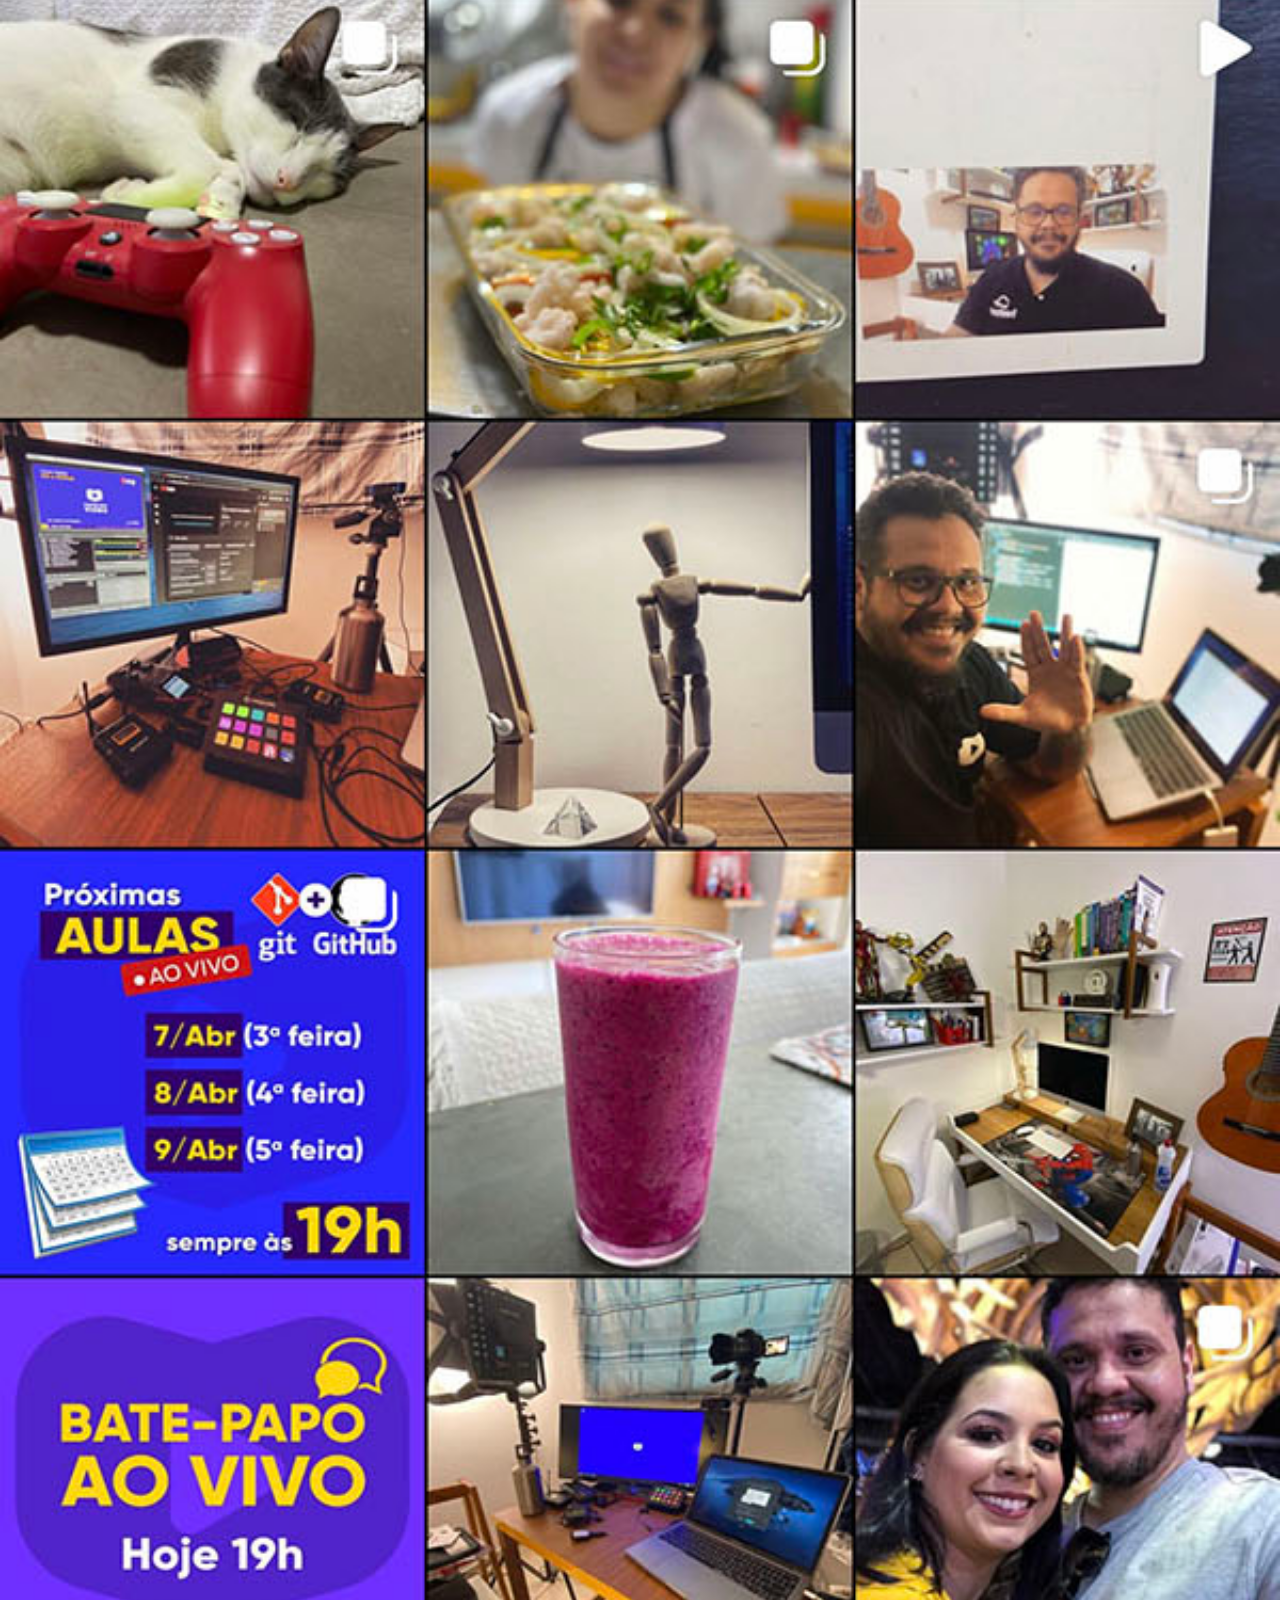
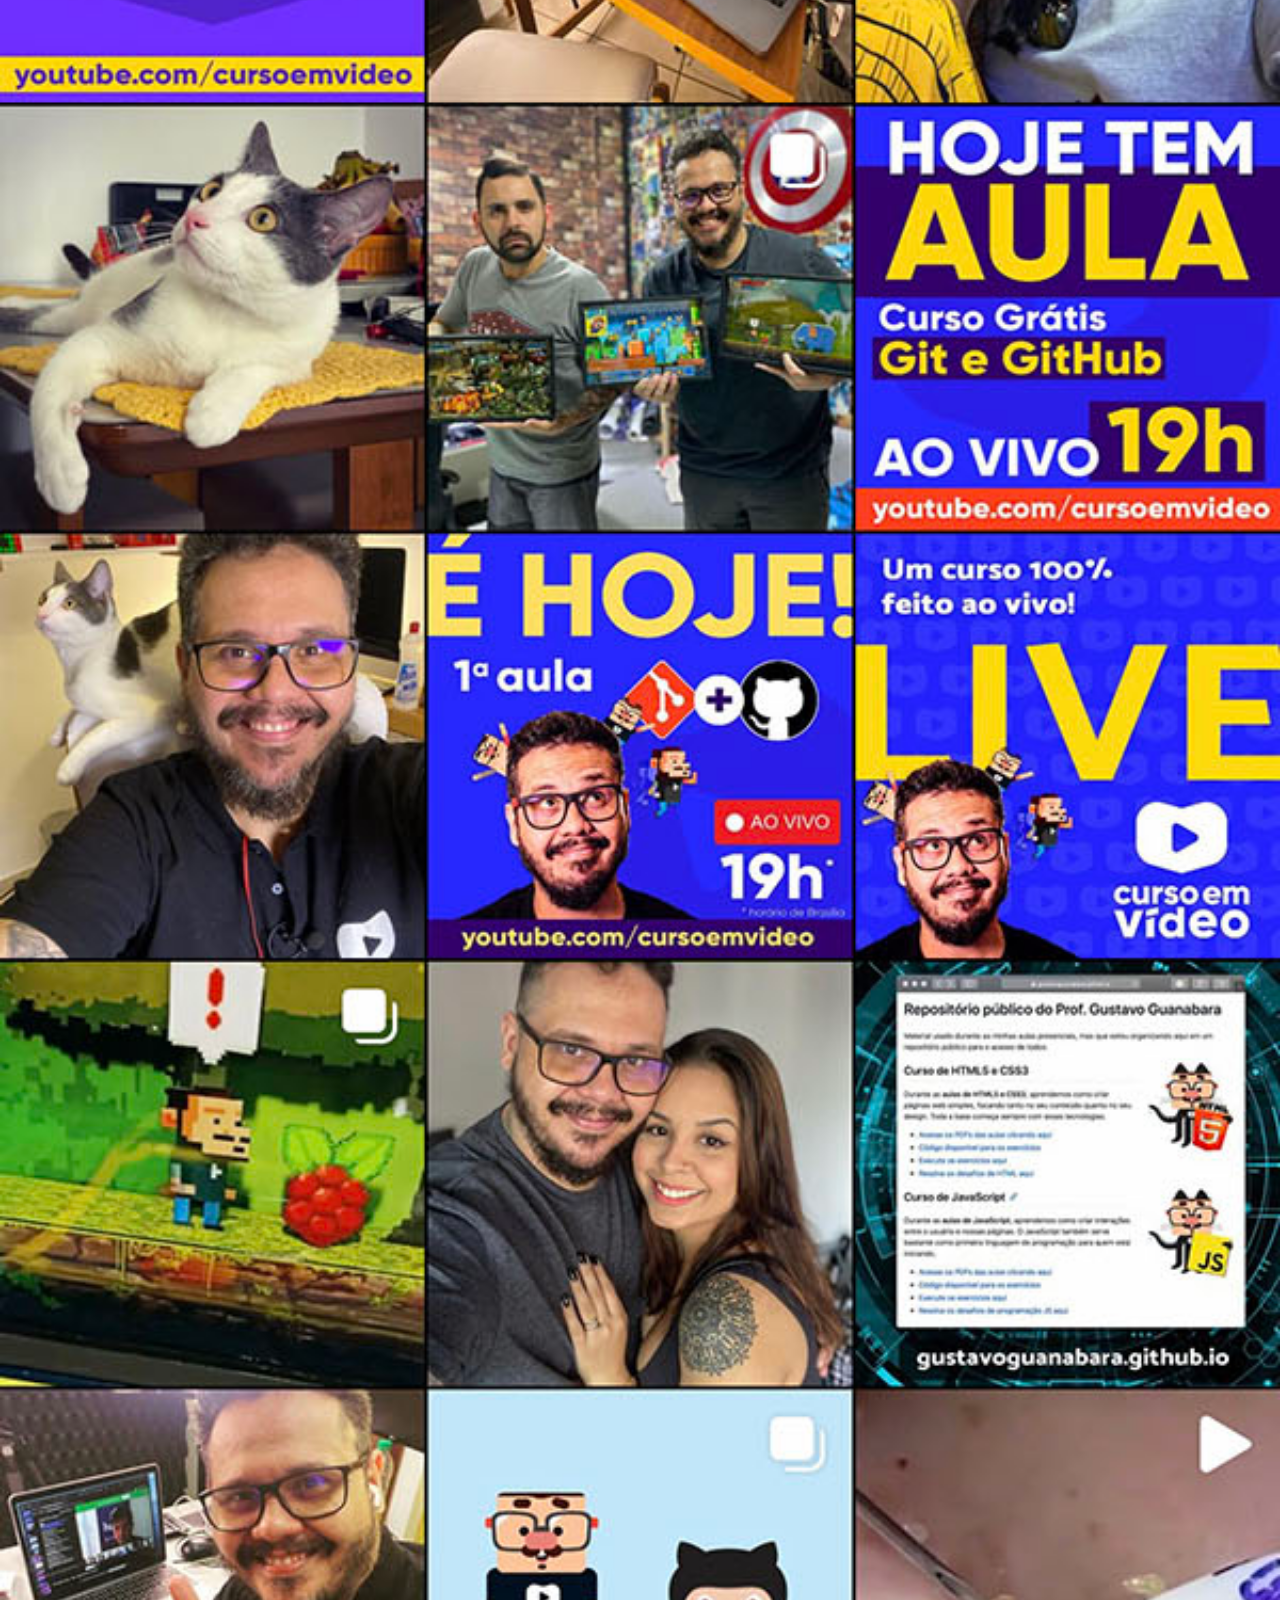
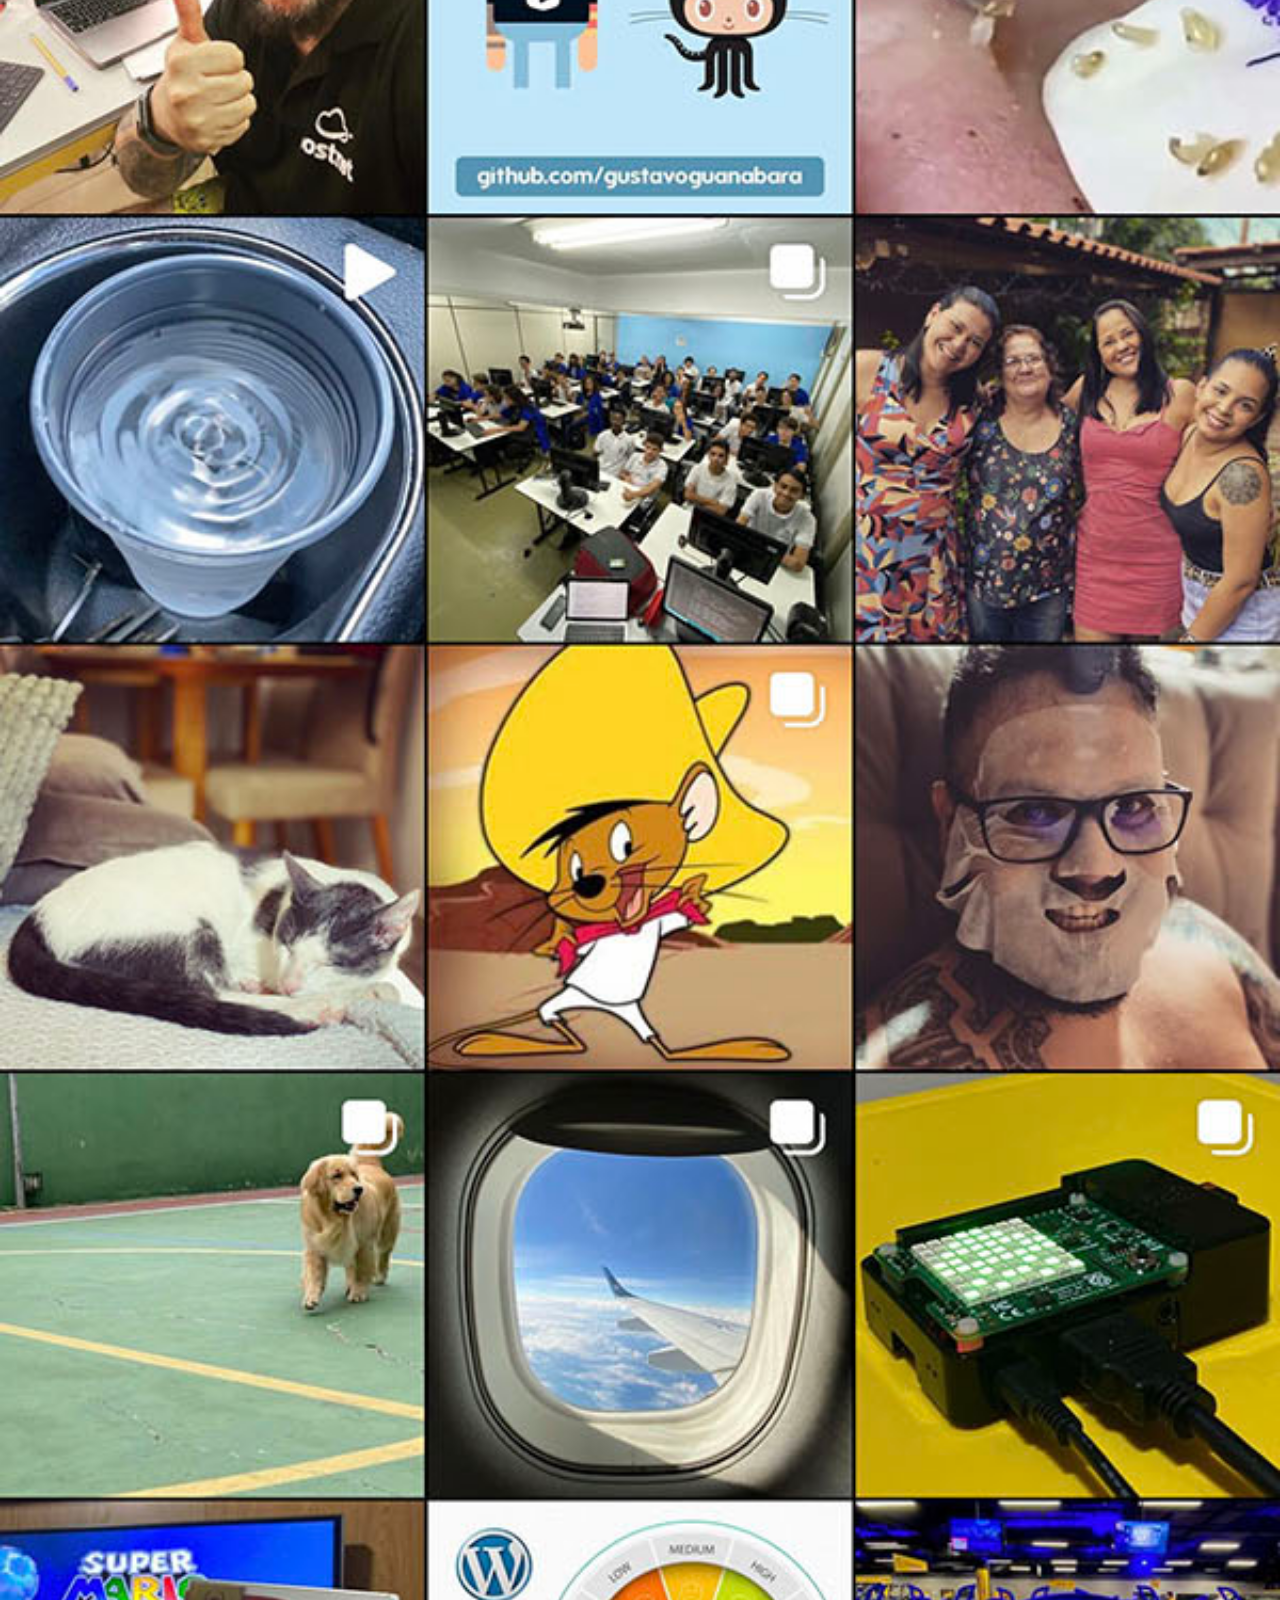
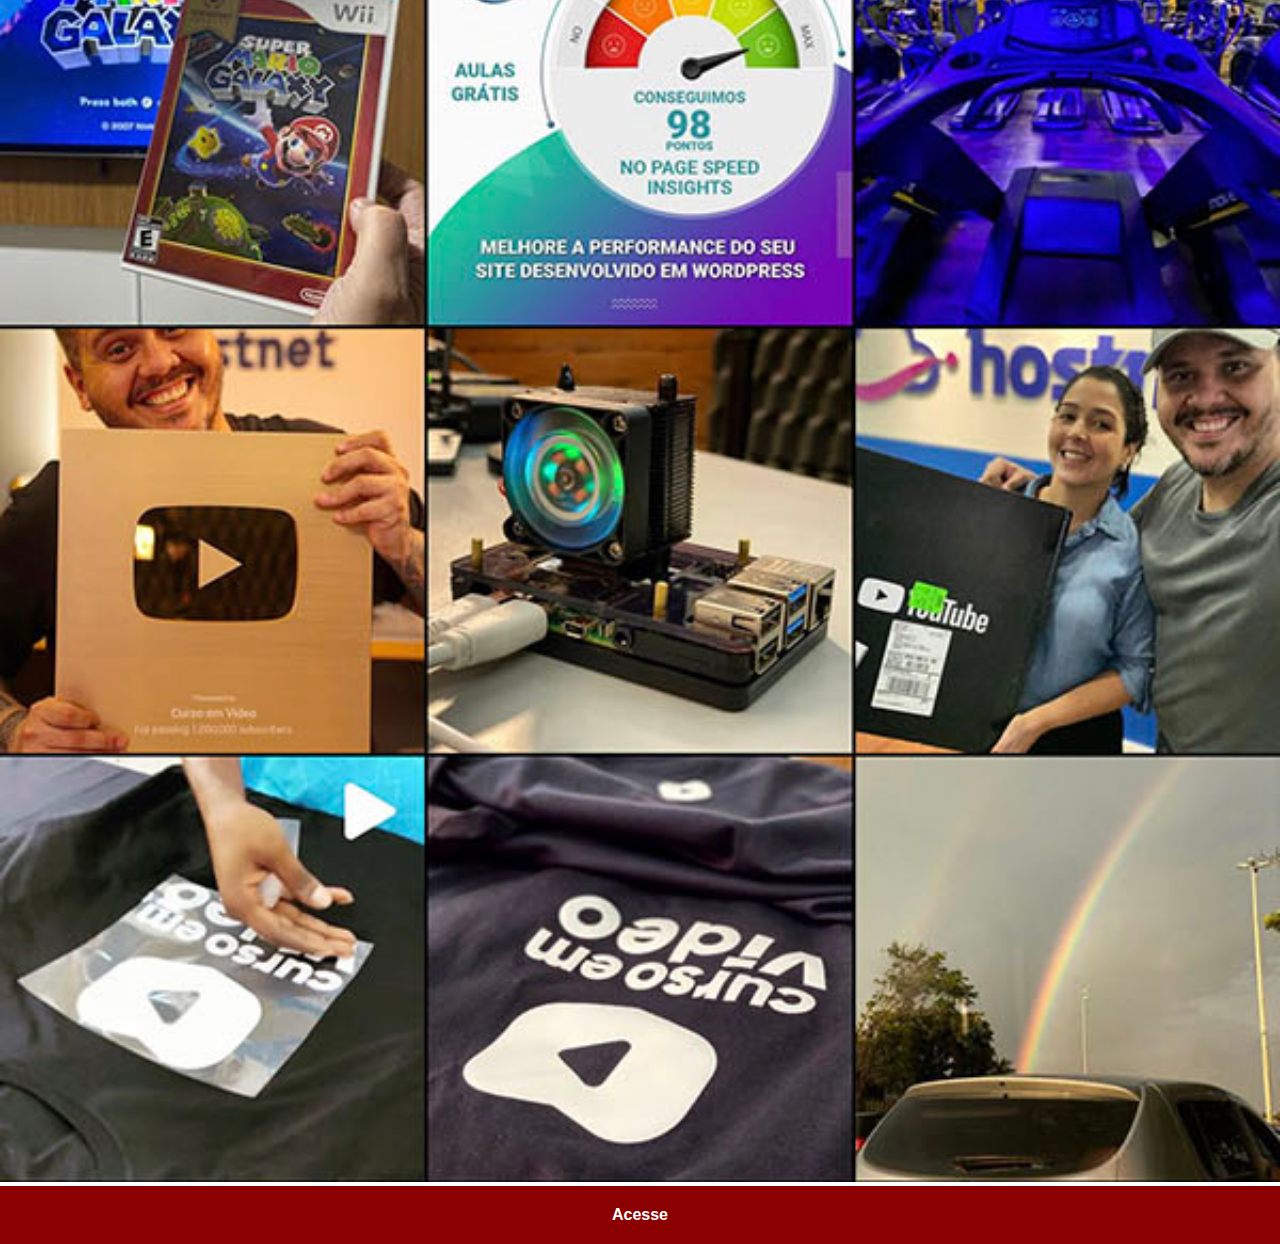
<file: instagram.html>
<!DOCTYPE html>
<html lang="pt-br">
<head>
    <meta charset="UTF-8">
    <meta name="viewport" content="width=device-width, initial-scale=1.0">
    <title>Instagram</title>
    <link rel="stylesheet" href="estilos/social.css">
</head>
<body>
    <img src="imagens/tela-instagram.jpg" alt="Instagram">
    <a href="https://www.instagram.com/joaovitor.baptistadasilva/" target="_blank">Acesse</a>
</body>
</html>
</file>
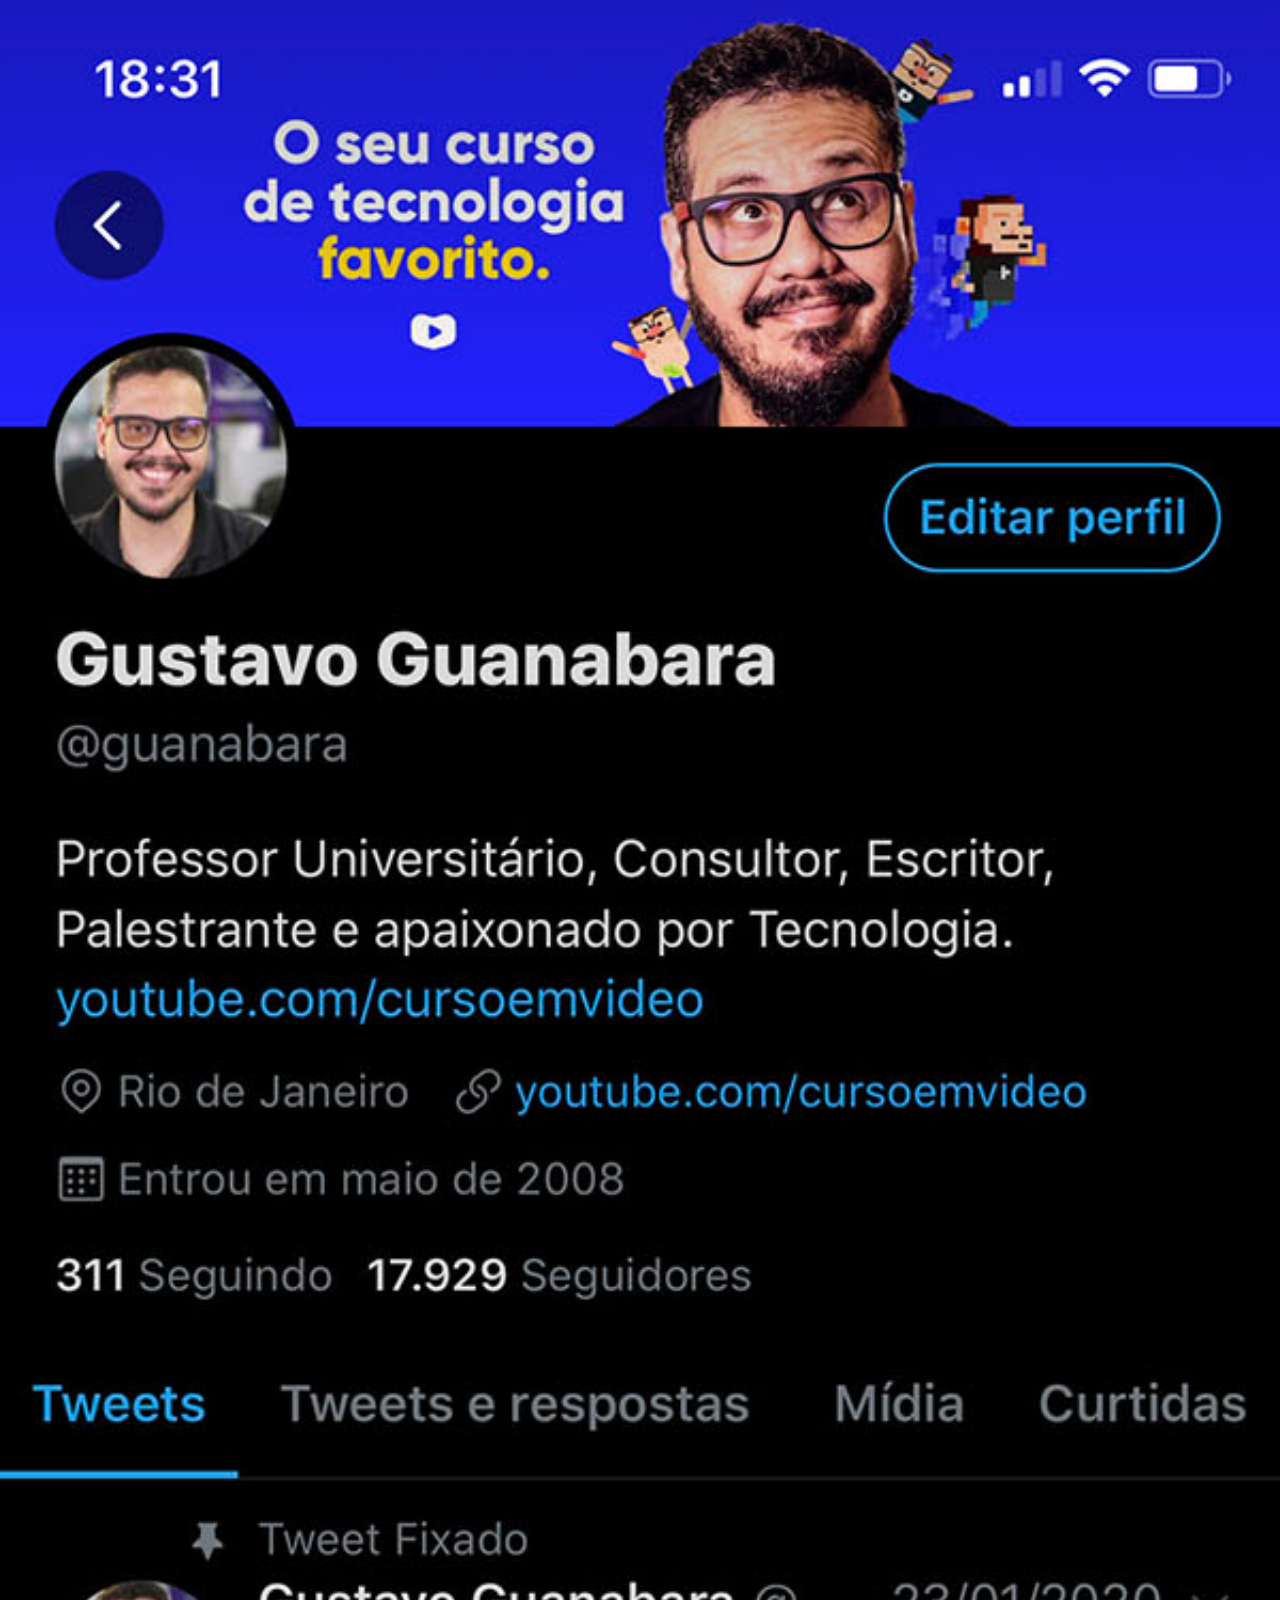
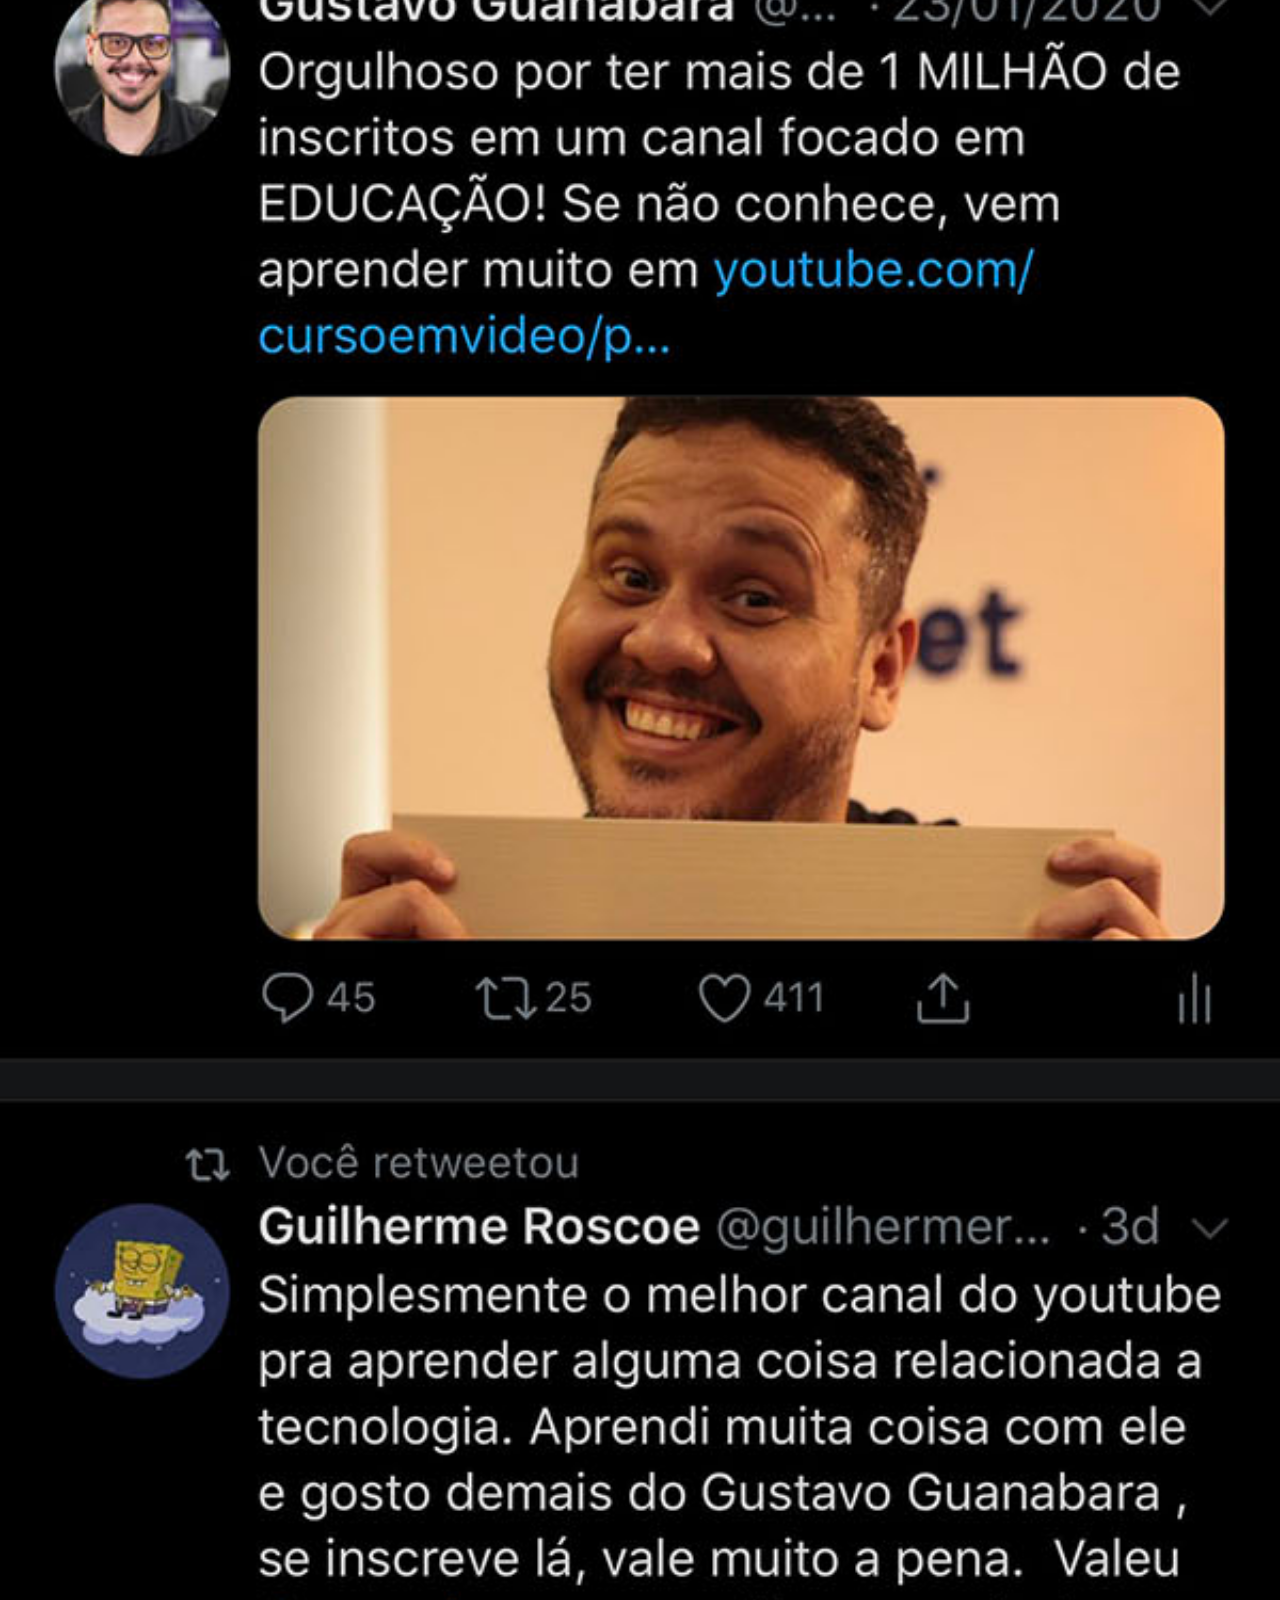
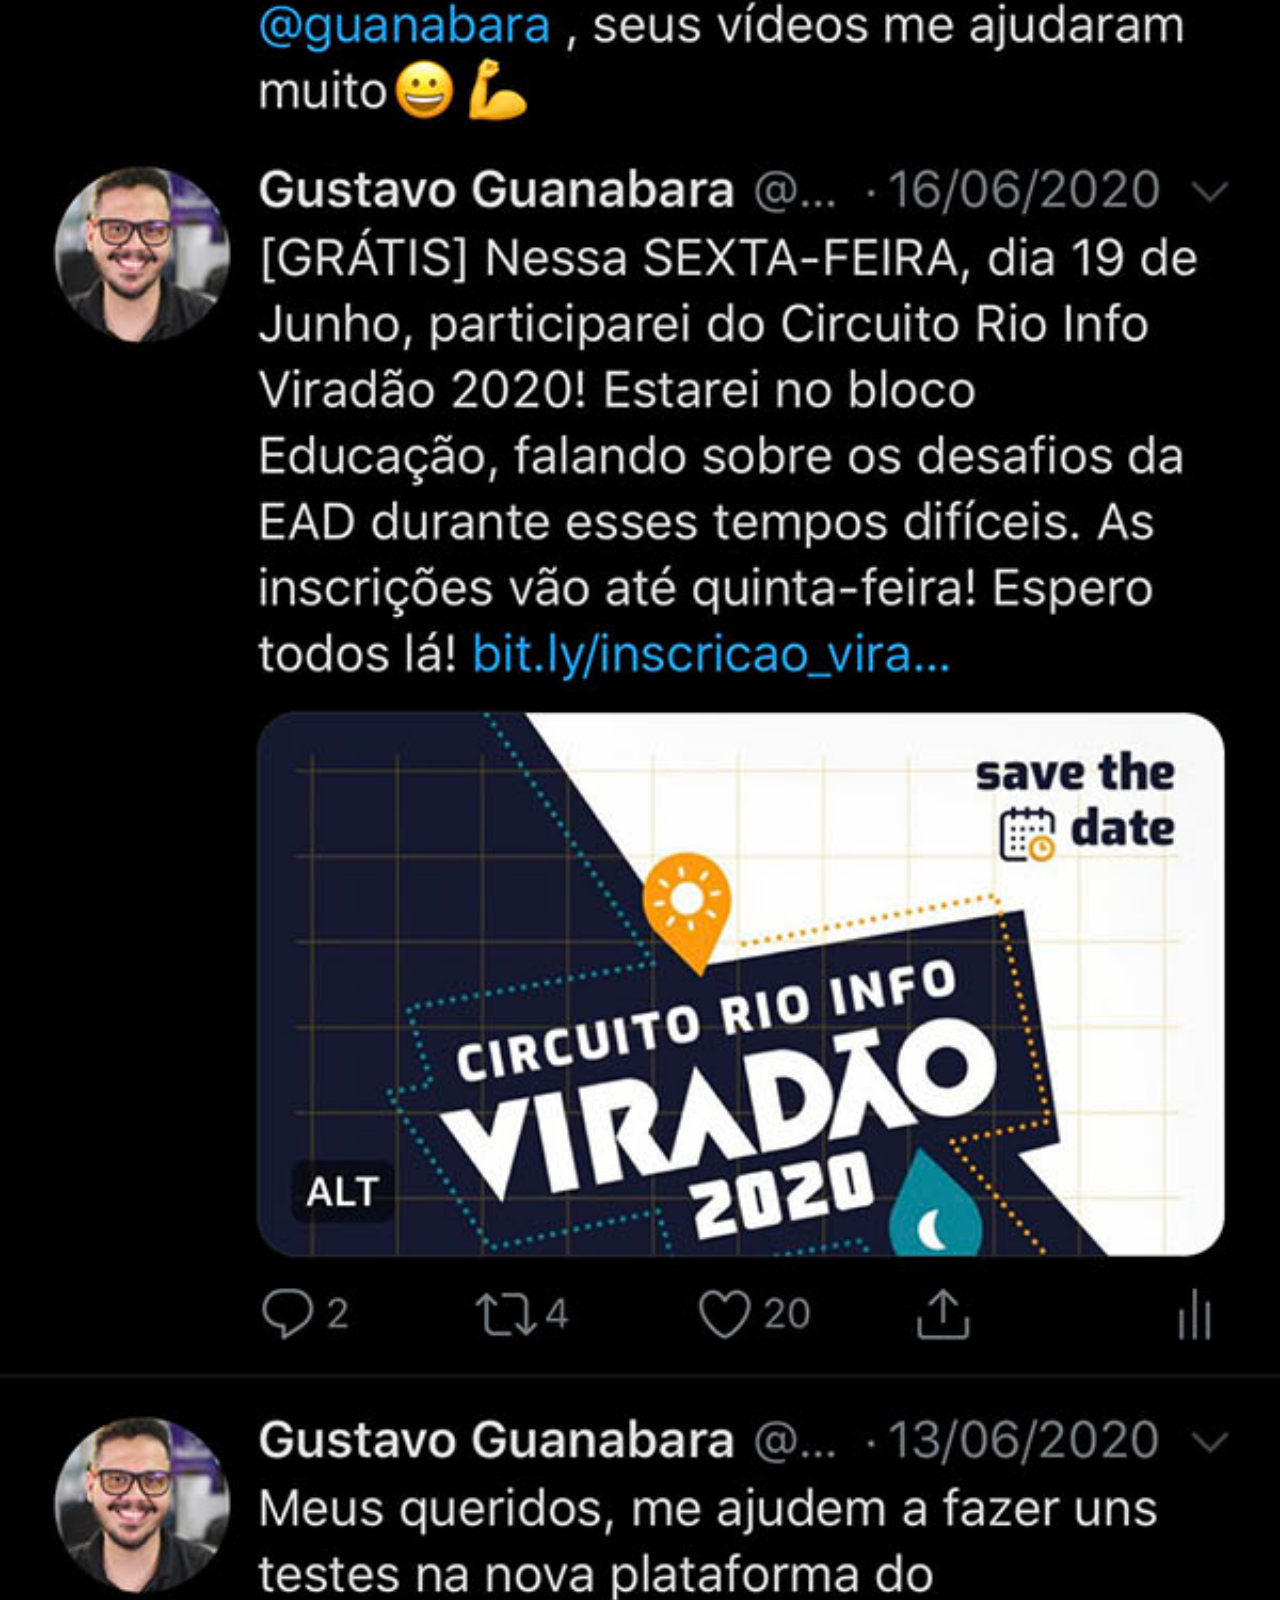
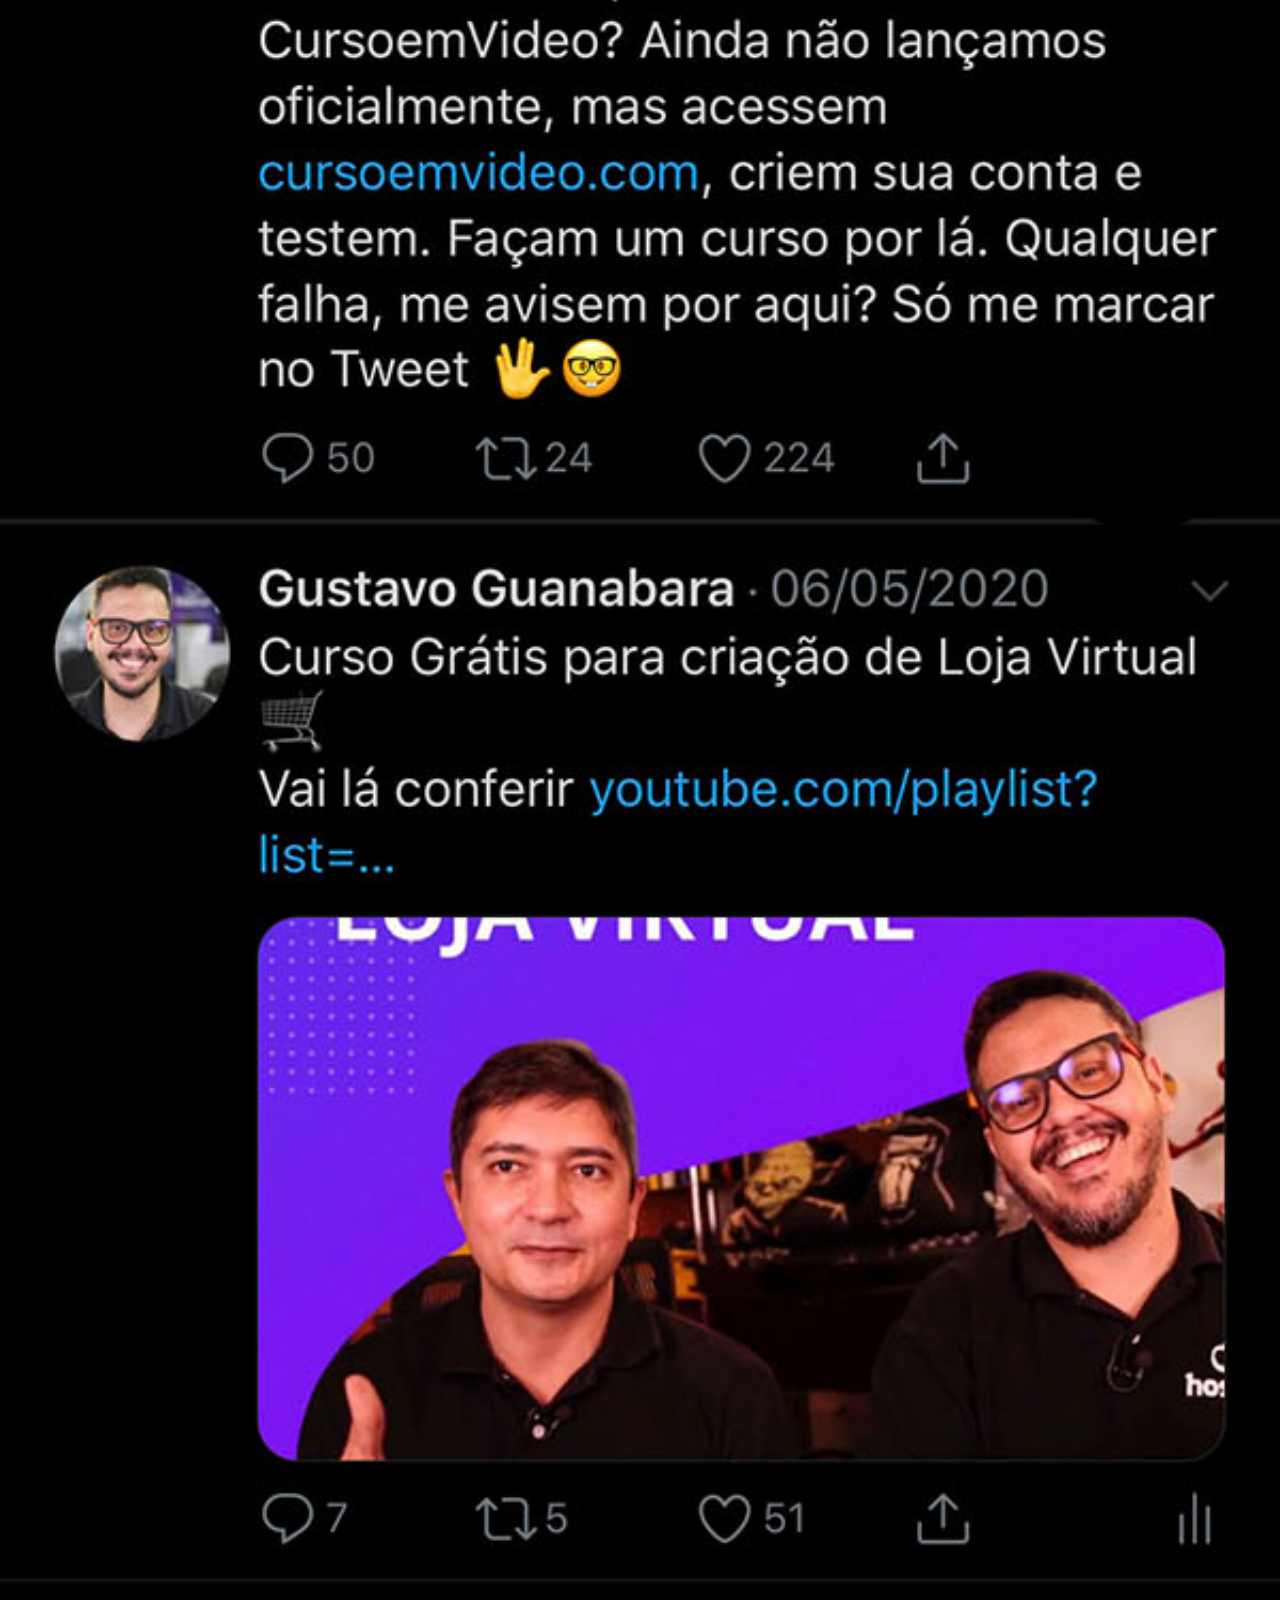
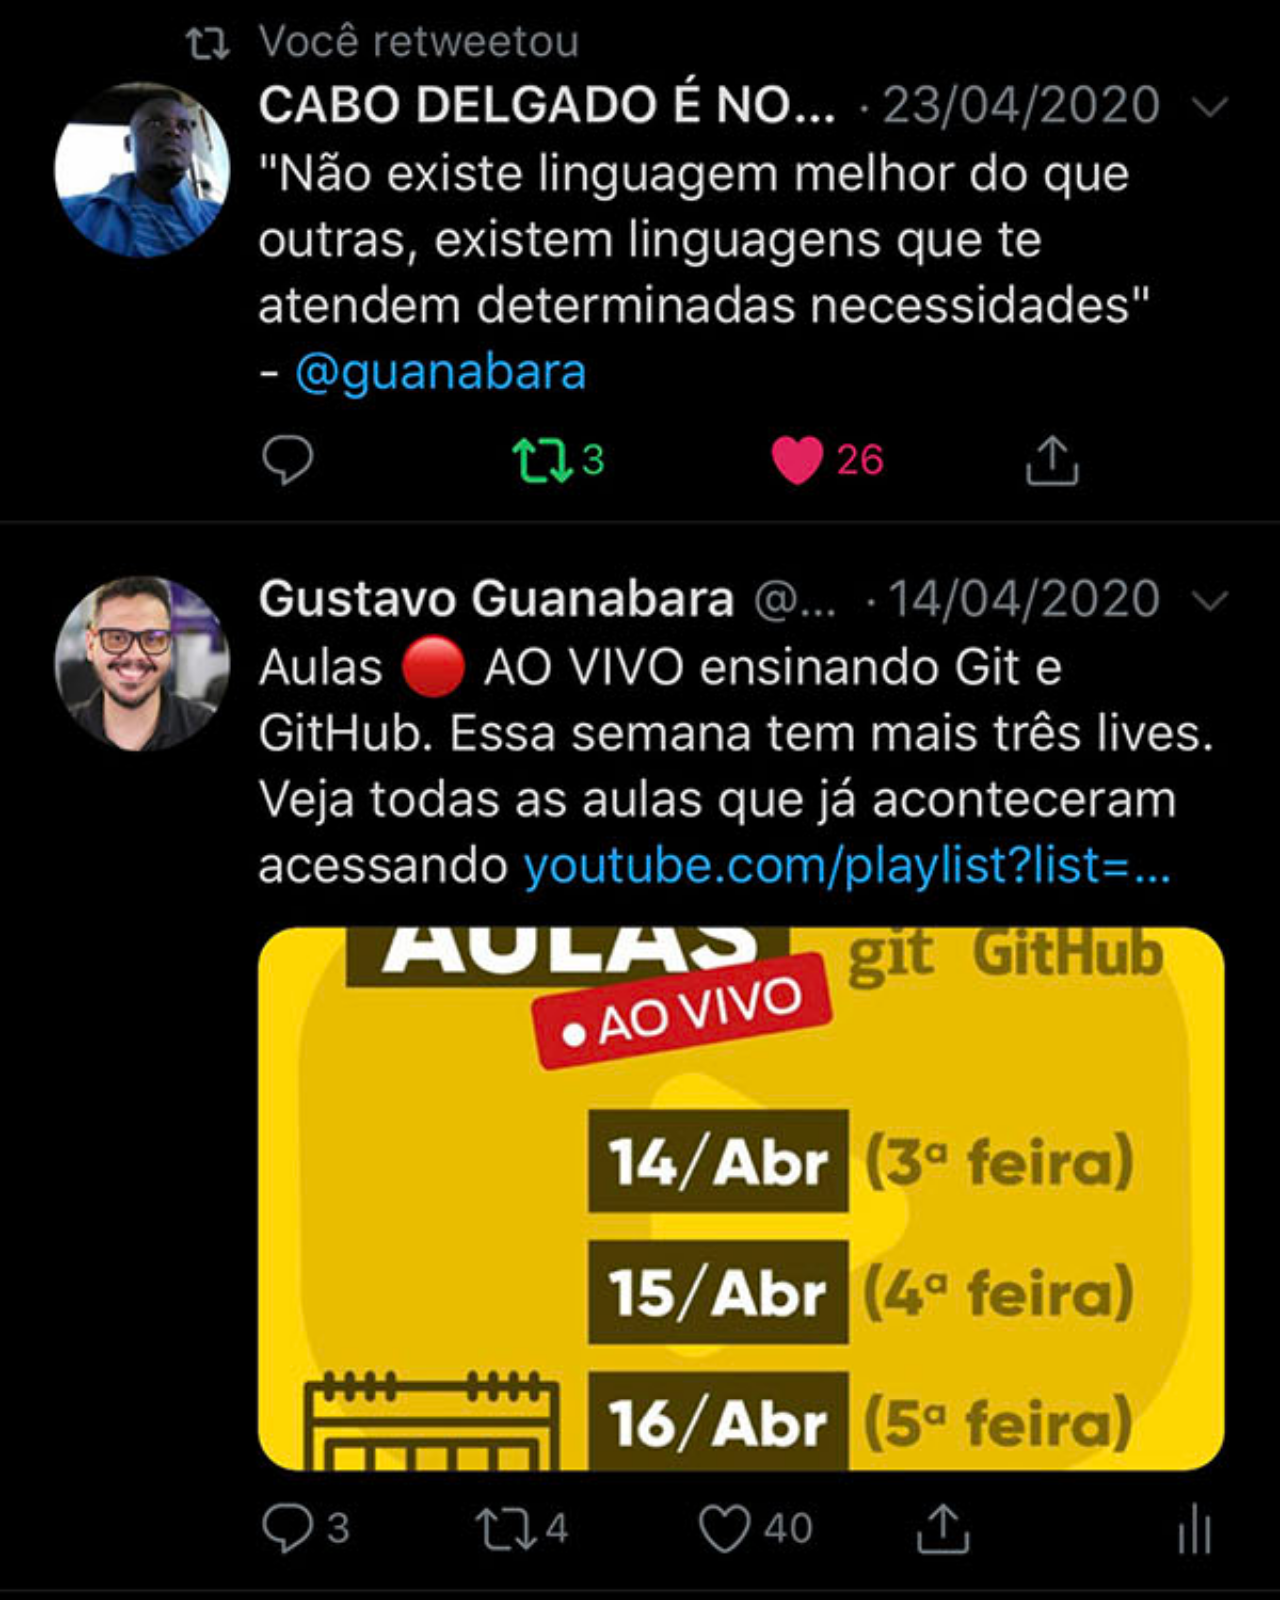
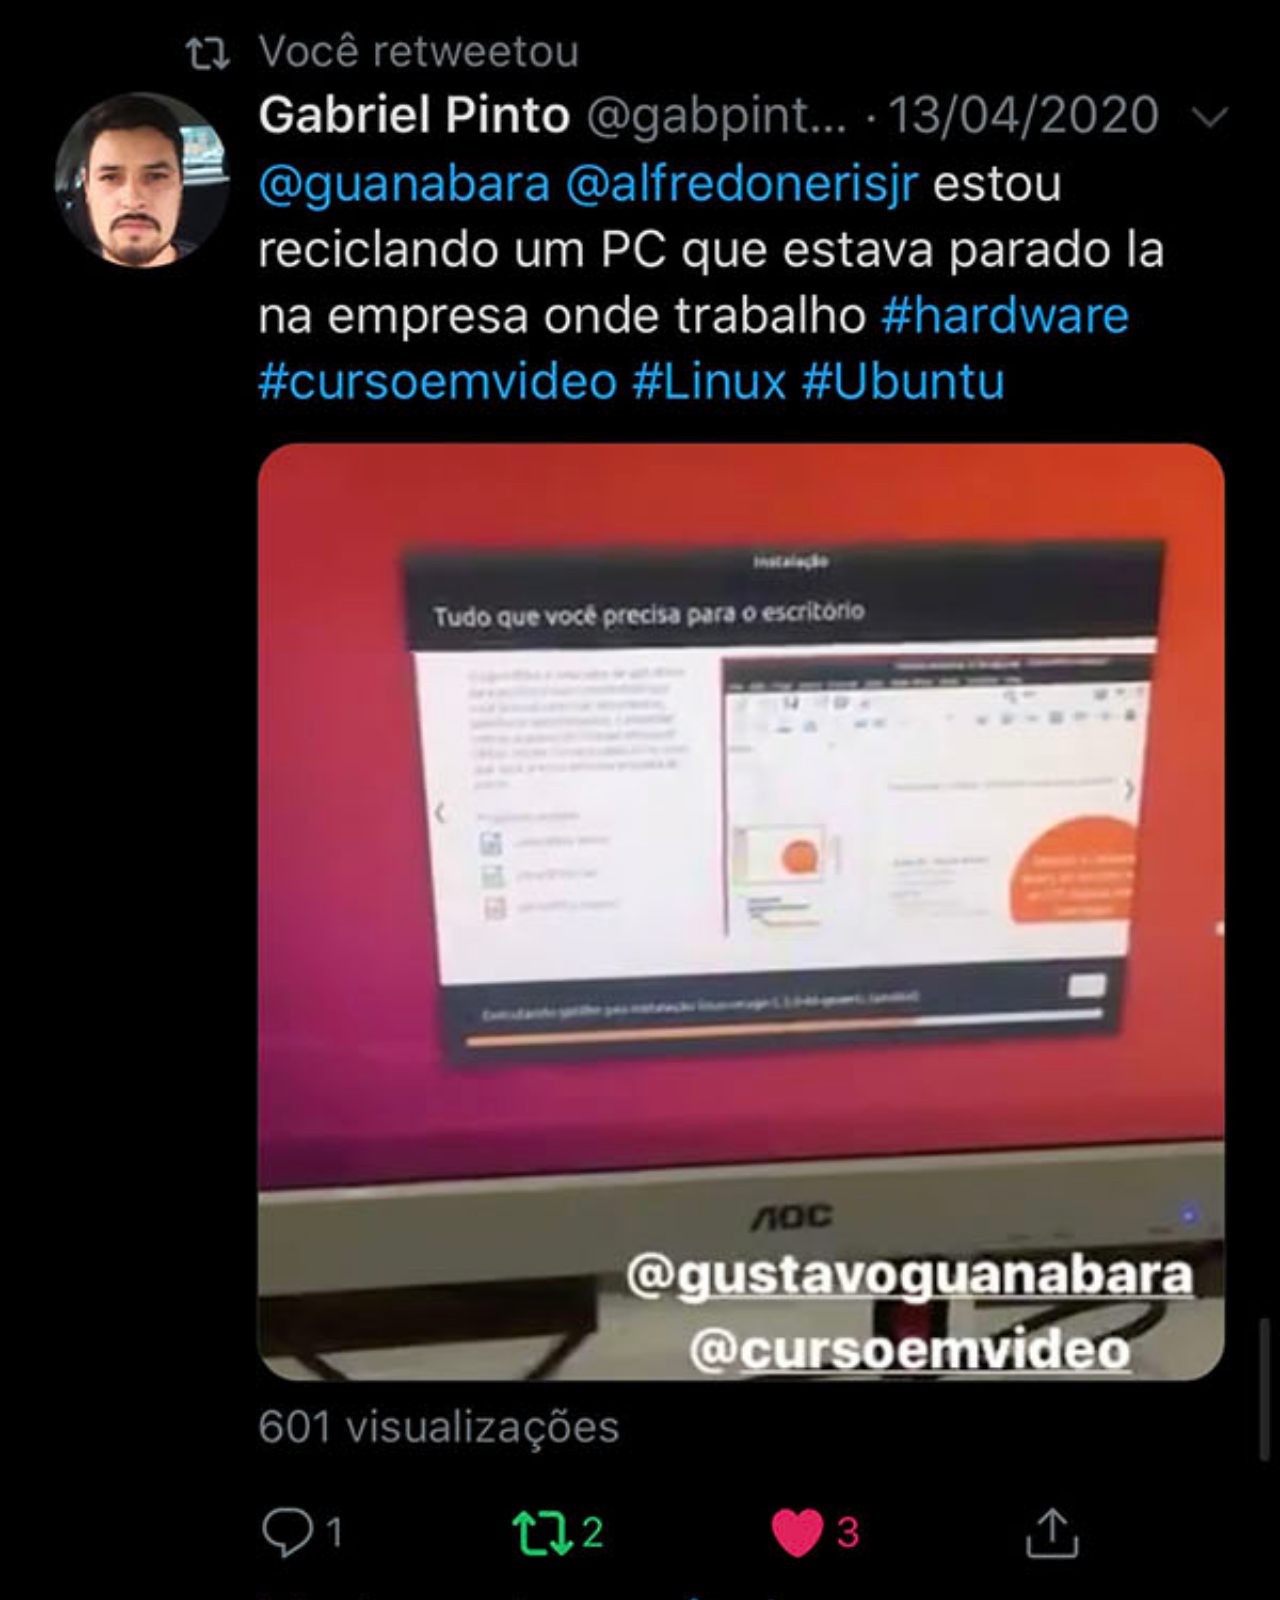
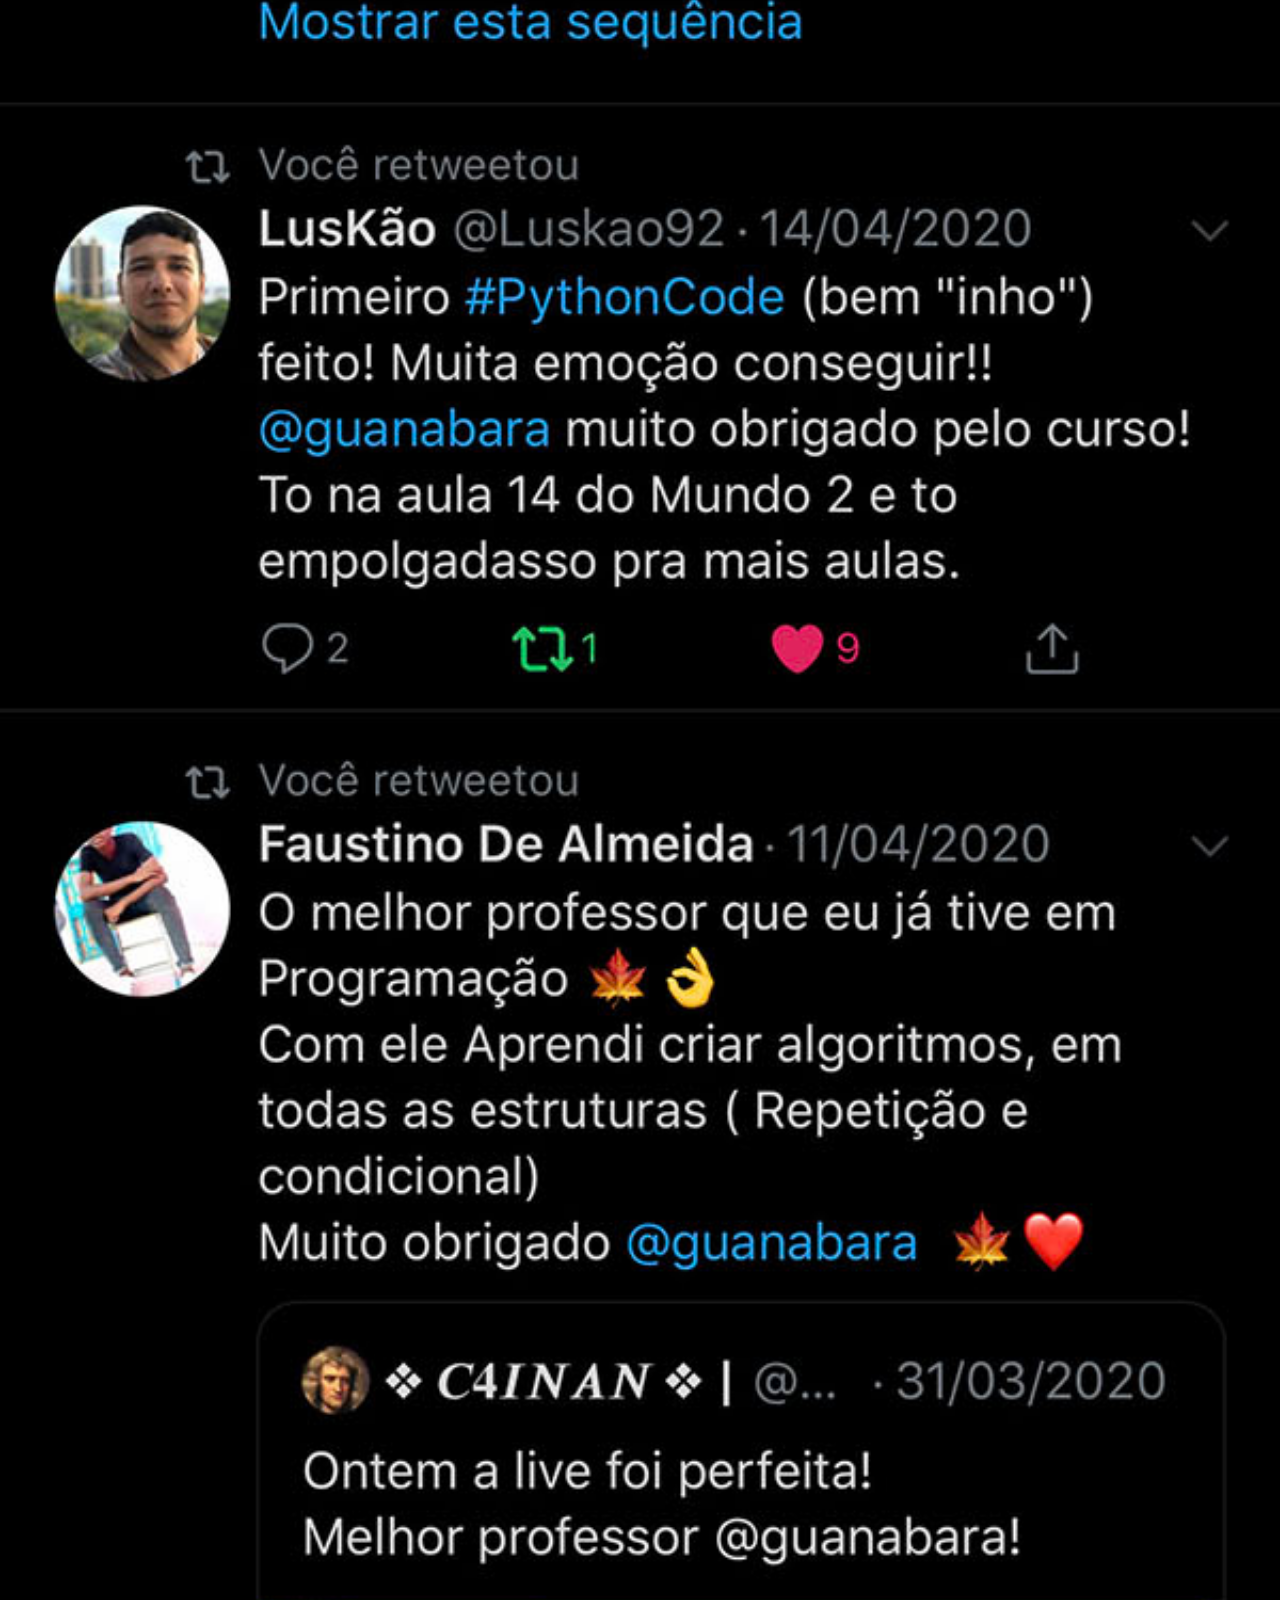
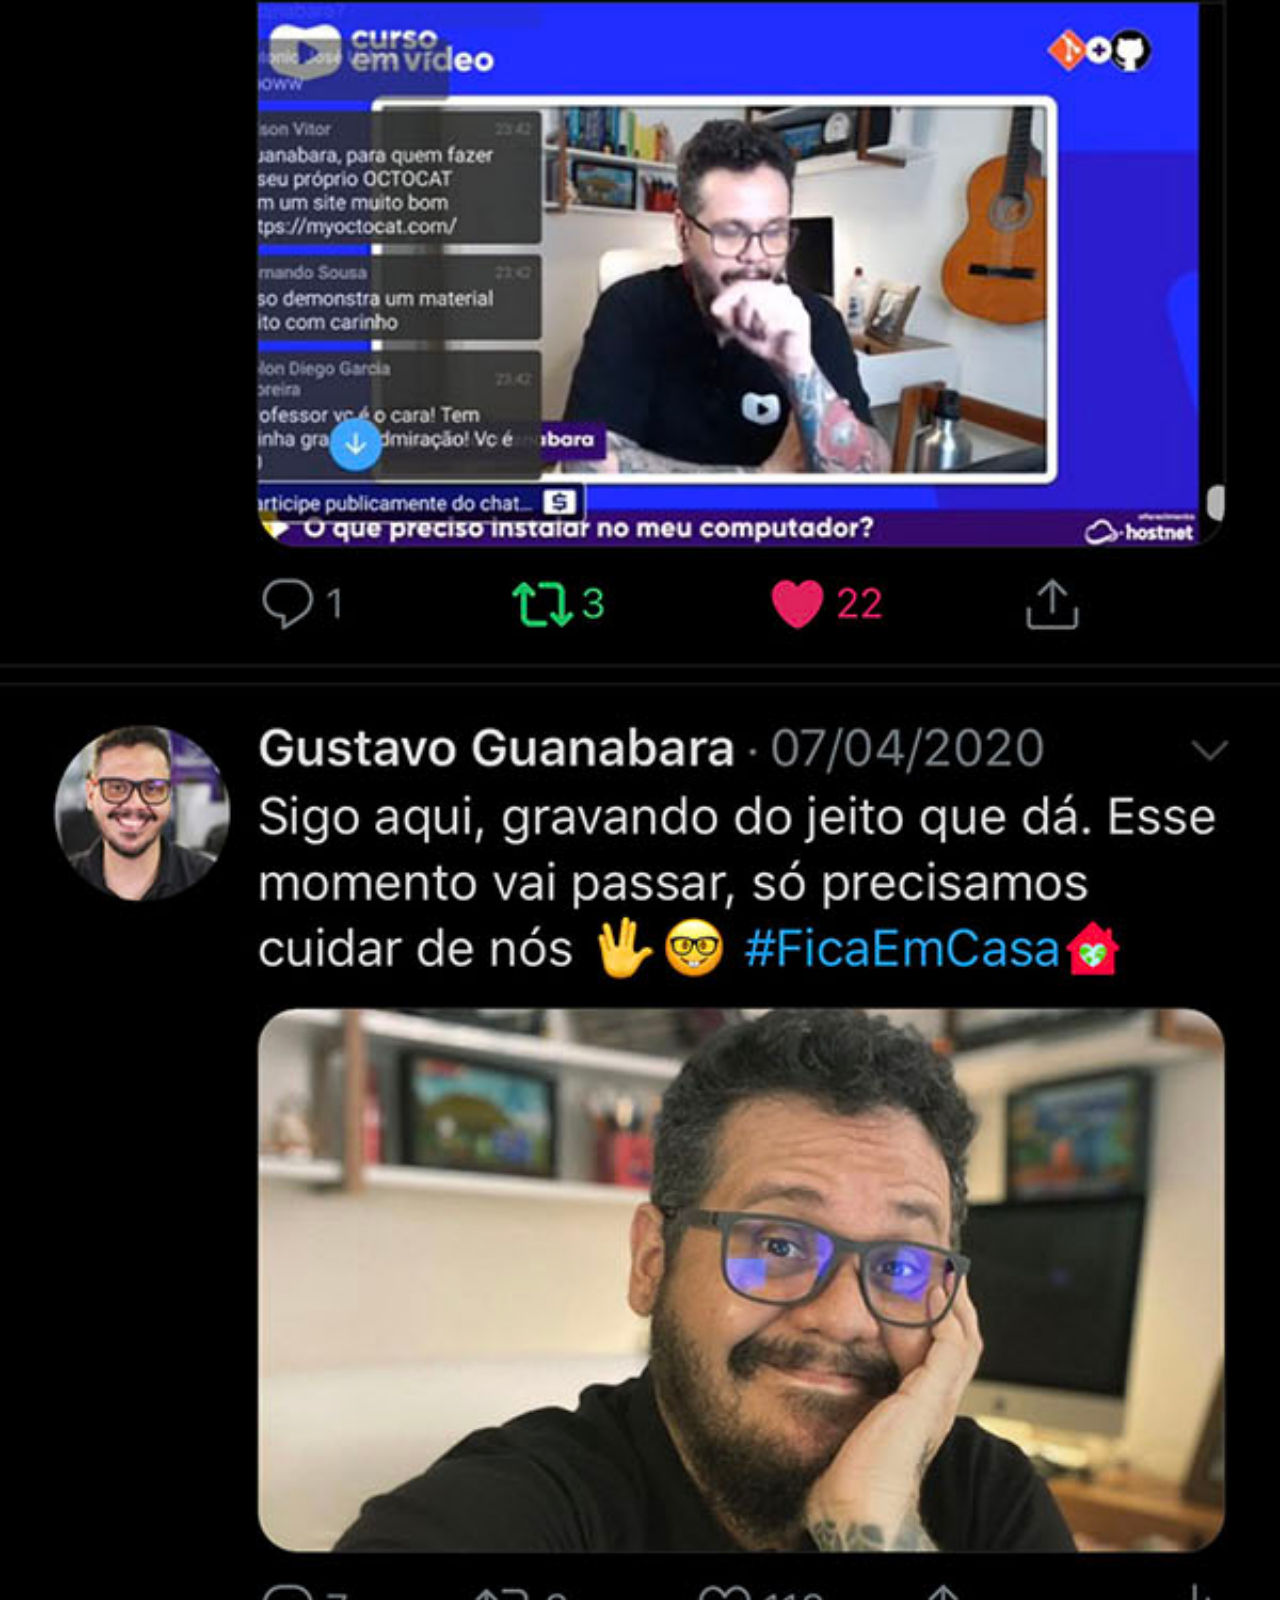
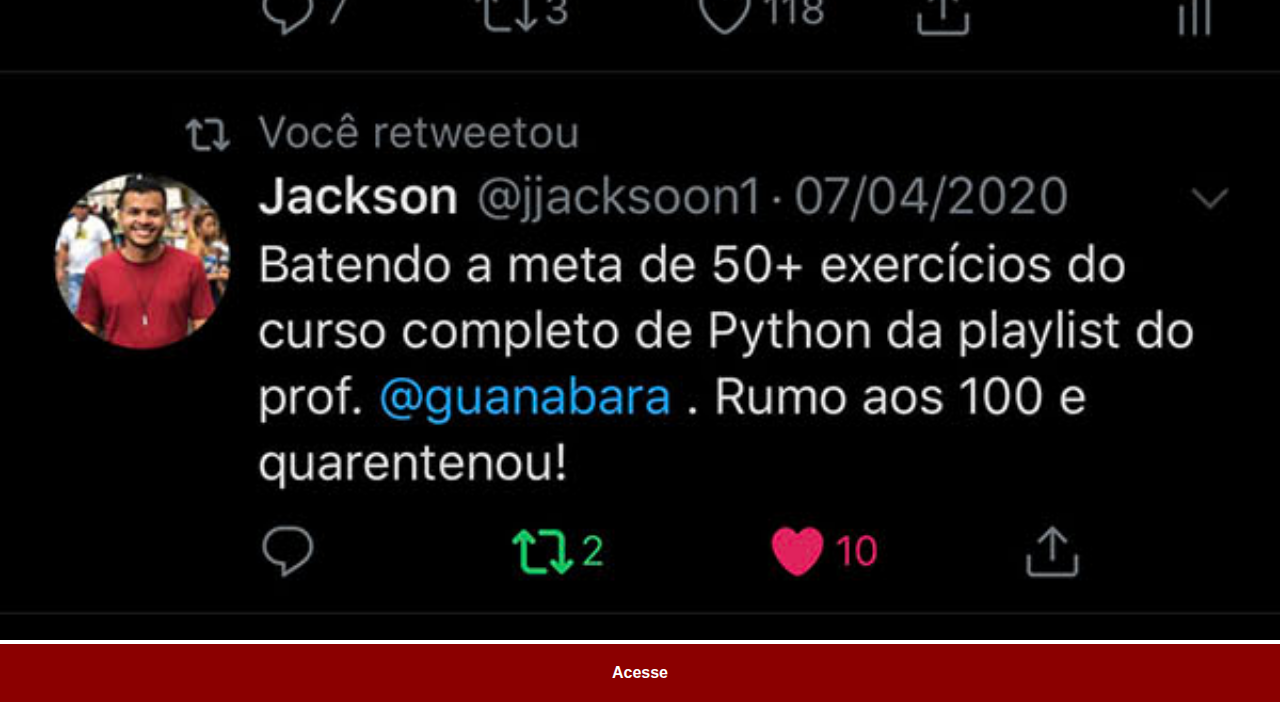
<file: twitter.html>
<!DOCTYPE html>
<html lang="pt-br">
<head>
    <meta charset="UTF-8">
    <meta name="viewport" content="width=device-width, initial-scale=1.0">
    <title>Twitter</title>
    <link rel="stylesheet" href="estilos/social.css">
</head>
<body>
    <img src="imagens/tela-twitter.jpg" alt="Twitter">
    <a href="https://x.com/esjao123" target="_blank">Acesse</a>
</body>
</html>
</file>
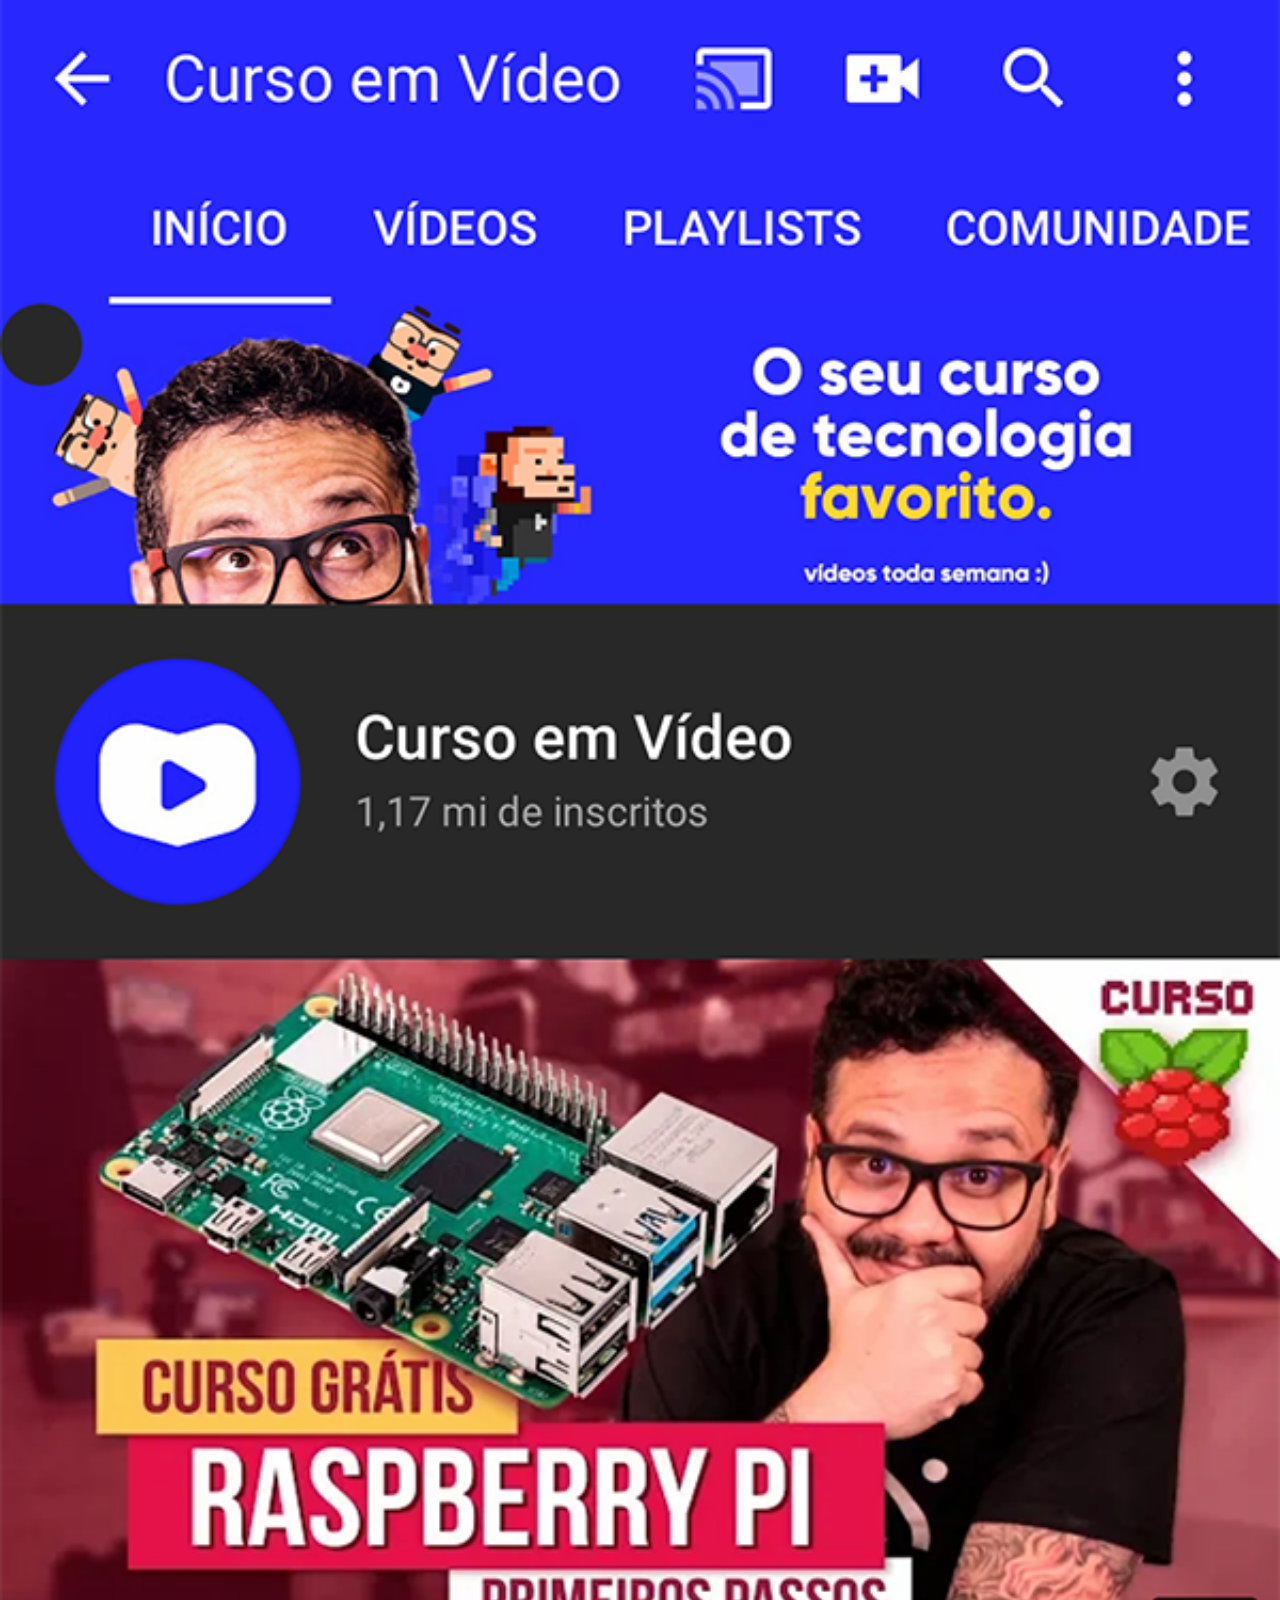
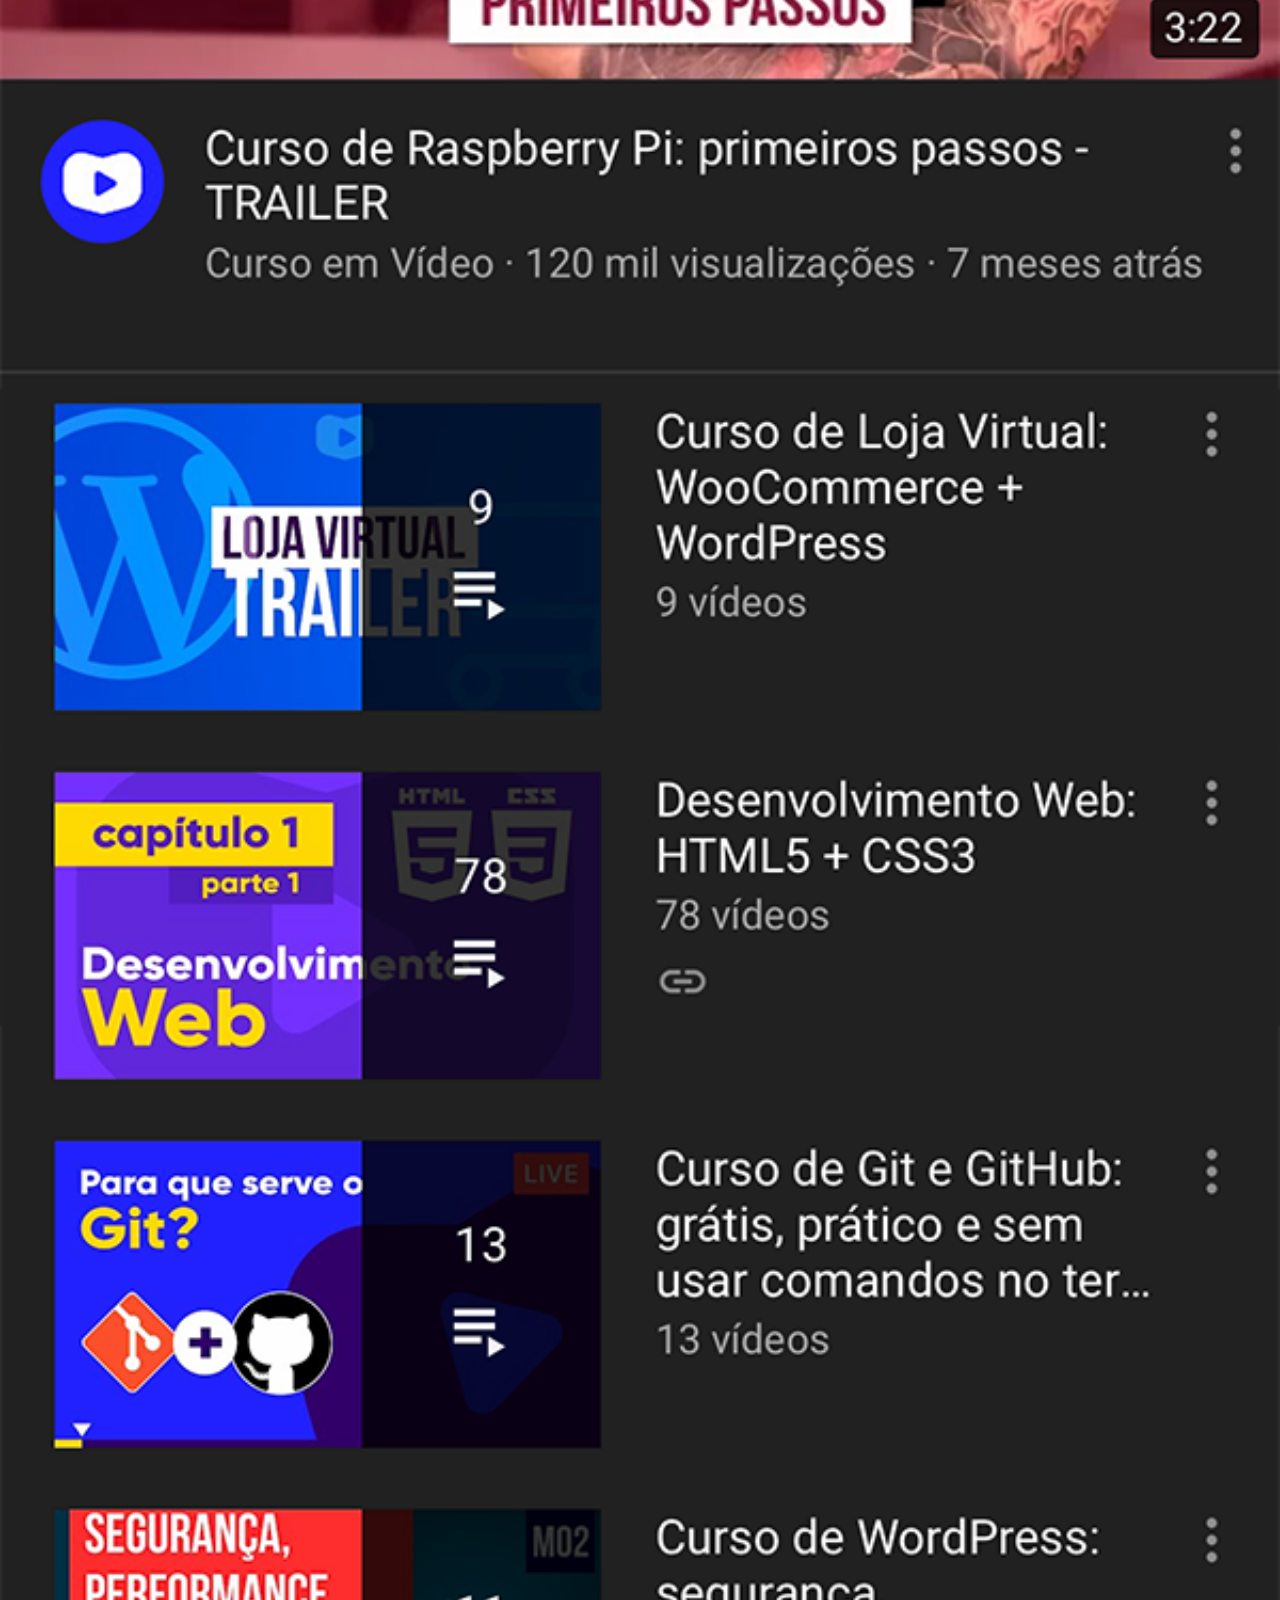
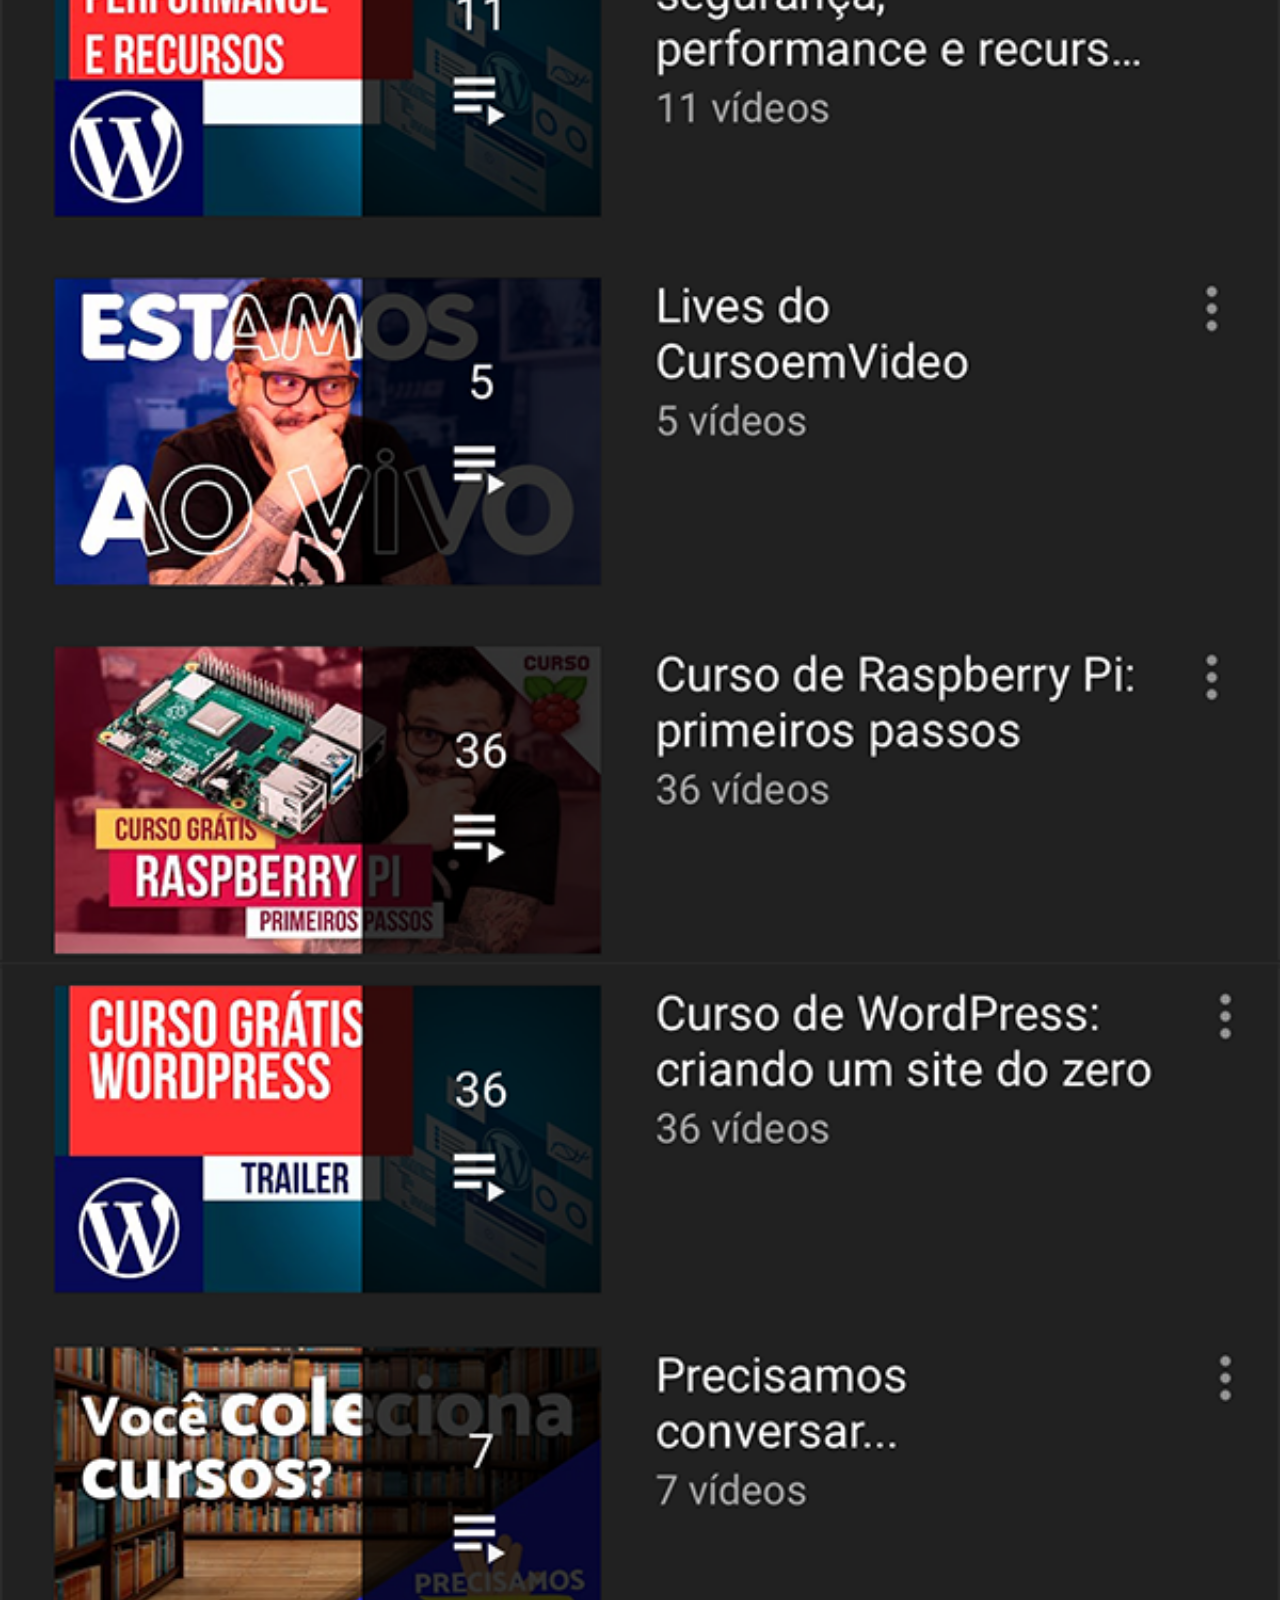
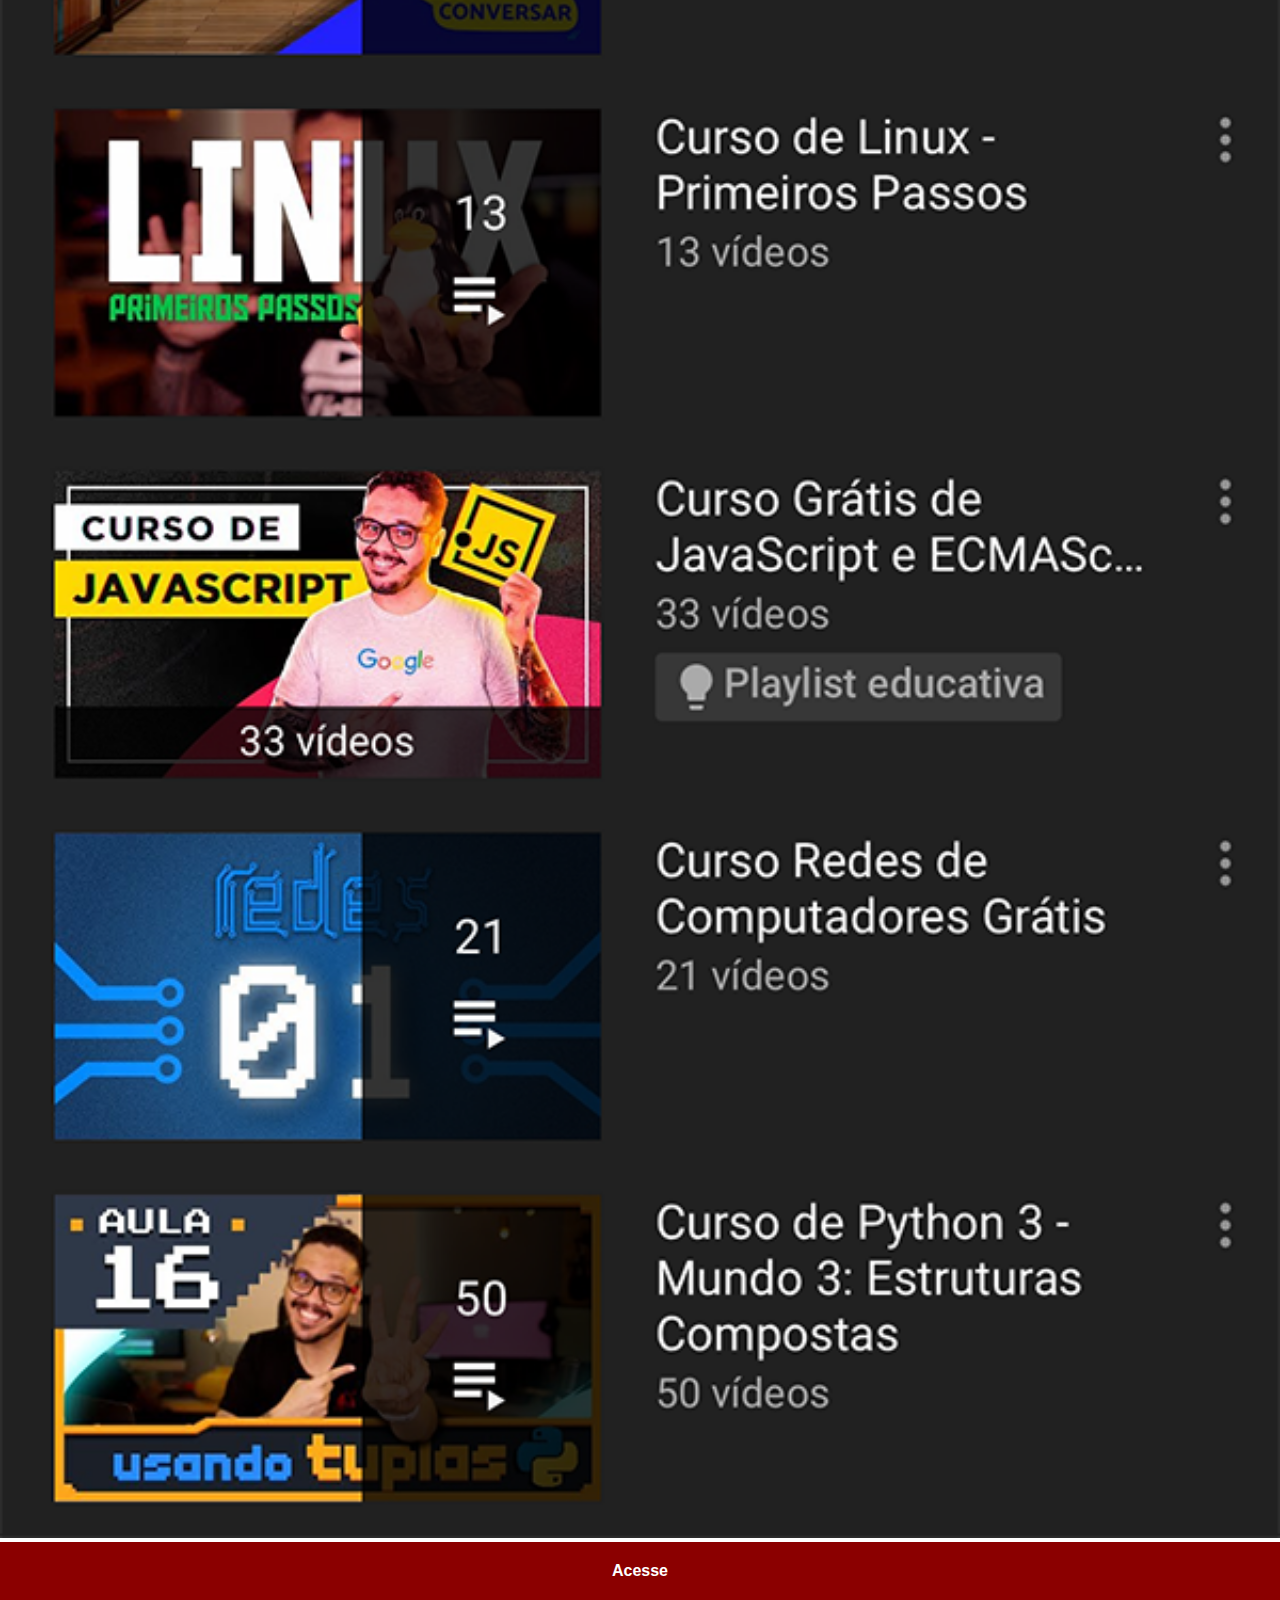
<file: youtube.html>
<!DOCTYPE html>
<html lang="pt-br">
<head>
    <meta charset="UTF-8">
    <meta name="viewport" content="width=device-width, initial-scale=1.0">
    <title>Youtube</title>
    <link rel="stylesheet" href="estilos/social.css">
</head>
<body>
    <img src="imagens/tela-youtube.png" alt="YouTube">
    <a href="https://www.youtube.com/channel/UCIi9L22_rSlX5Rq1U8zYtqg" target="_blank">Acesse</a>
</body>
</html>
</file>
<file: estilos/style.css>
@charset "UTF-8";
*{
    margin: 0px;
    padding: 0px;
    font-family: Arial, Helvetica, sans-serif;
}

html, body {
    height: 100vh;
    width: 100vw;
    background-color: black;
}

body{
    background: url(../imagens/fundo-madeira.jpg) no-repeat top center;
    background-size: cover;
    background-attachment: fixed;
}

main{
    height: 100vh;
    position: relative;
}

section#telefone{
    position: absolute;
    top: 50%;
    left: 50%;
    transform: translate(-50%, -50%);
    height: 627px;
    width: 311px;
    background: url(../imagens/frame-iphone.png) no-repeat;
}

iframe#tela{
    position: relative;
    top: 80px;
    left: 22px;
    width: 267px;
    height: 471px;
}

section#redes-sociais{
    text-align: right;
}

section#redes-sociais img{
    width: 50px;
    margin: 10px;
    border-radius: 50%;
    box-shadow: 2px 2px 5px rgba(0, 0, 0, 0.404);
    box-sizing: border-box;
}

section#redes-sociais img:hover{
    border: 2px solid rgba(255, 255, 255, 0.603);
    transform: translate(-3px, -3px);
    box-shadow: 5px 5px 10px rgba(0, 0, 0, 0.603);
    transition: transform .3s, border .4s;
}
</file>
<file: estilos/social.css>
@charset "UTF-8";

*{
    margin:0px;
    padding: 0px;
    font-family: Arial, Helvetica, sans-serif;
}

::-webkit-scrollbar{
    width: 0px;
    height: 0px;
}

img{
    width: 100vw;
}

a{
    display: block;
    background-color: darkred;
    padding: 20px;
    text-align: center;
    font-weight: bolder;
    text-decoration: none;
    color: white;
}

a:hover {
    background-color: rgb(168, 62, 0);
}
</file>
